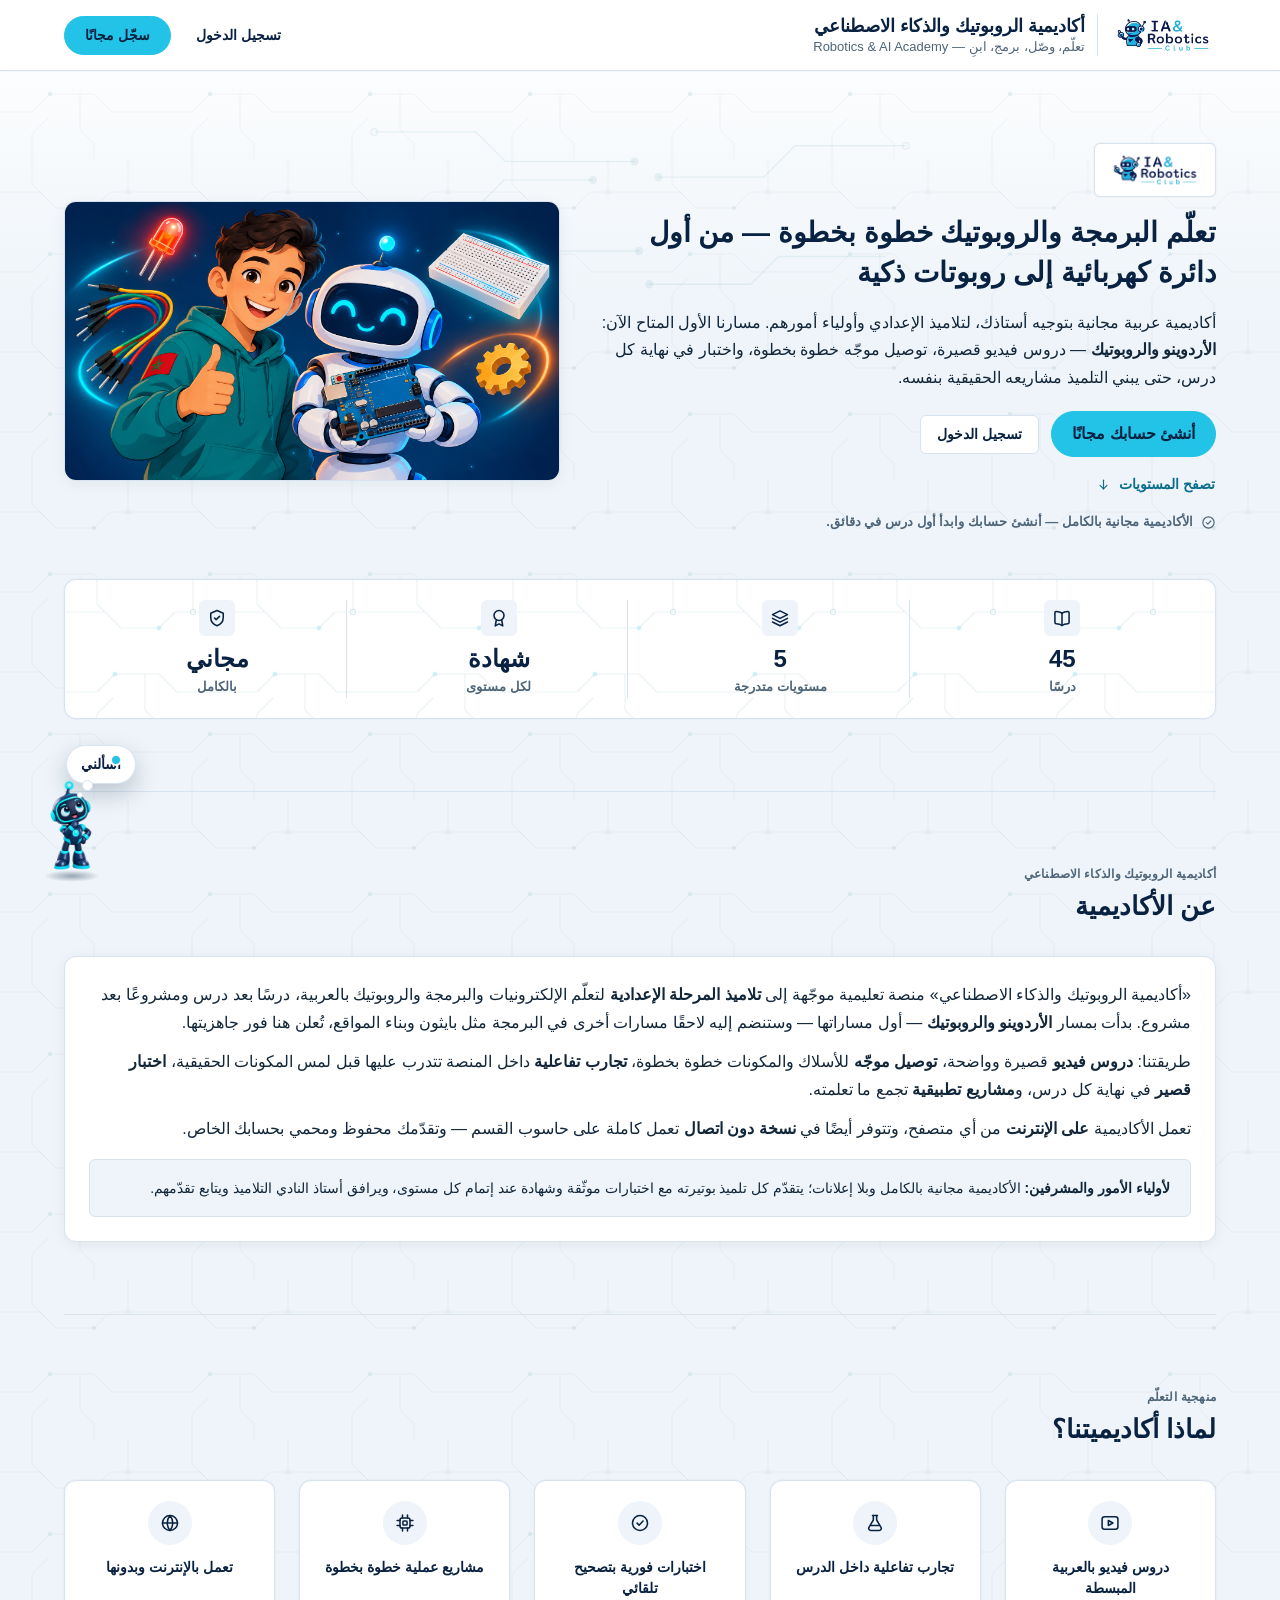
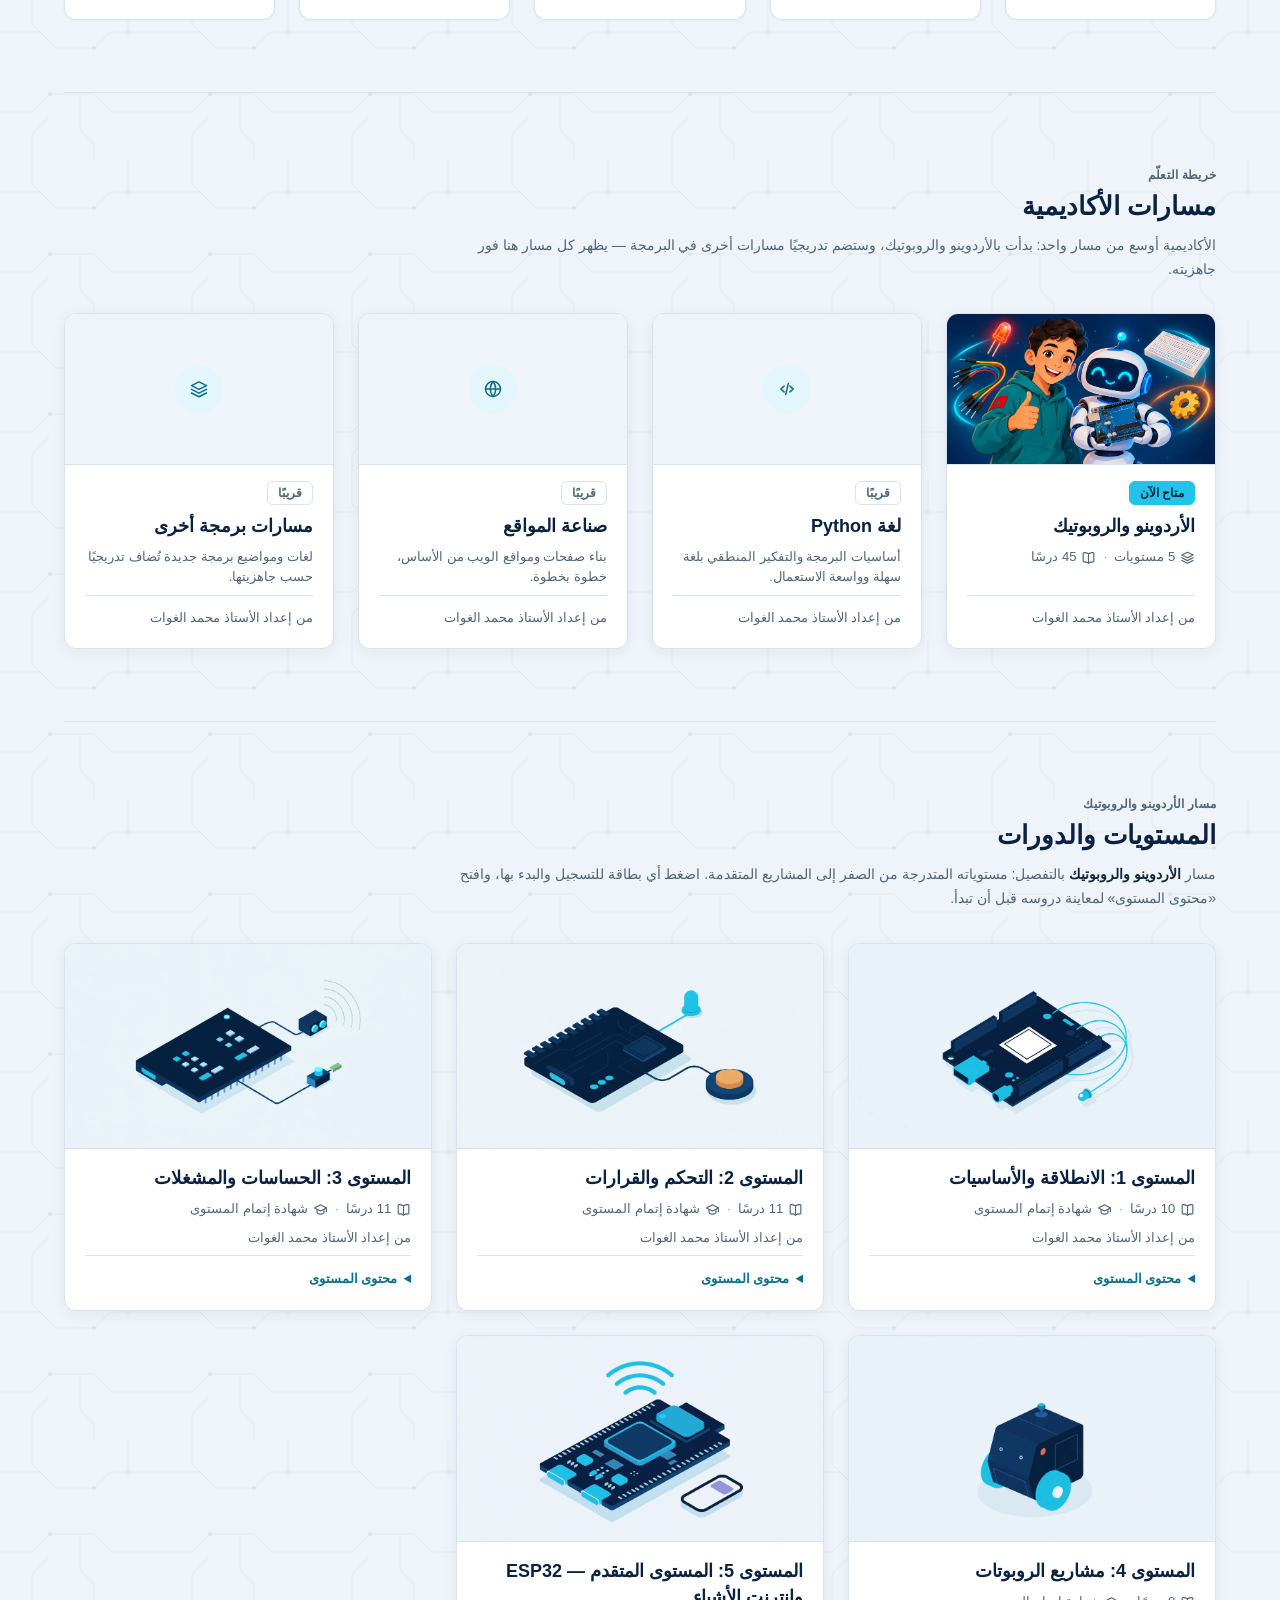
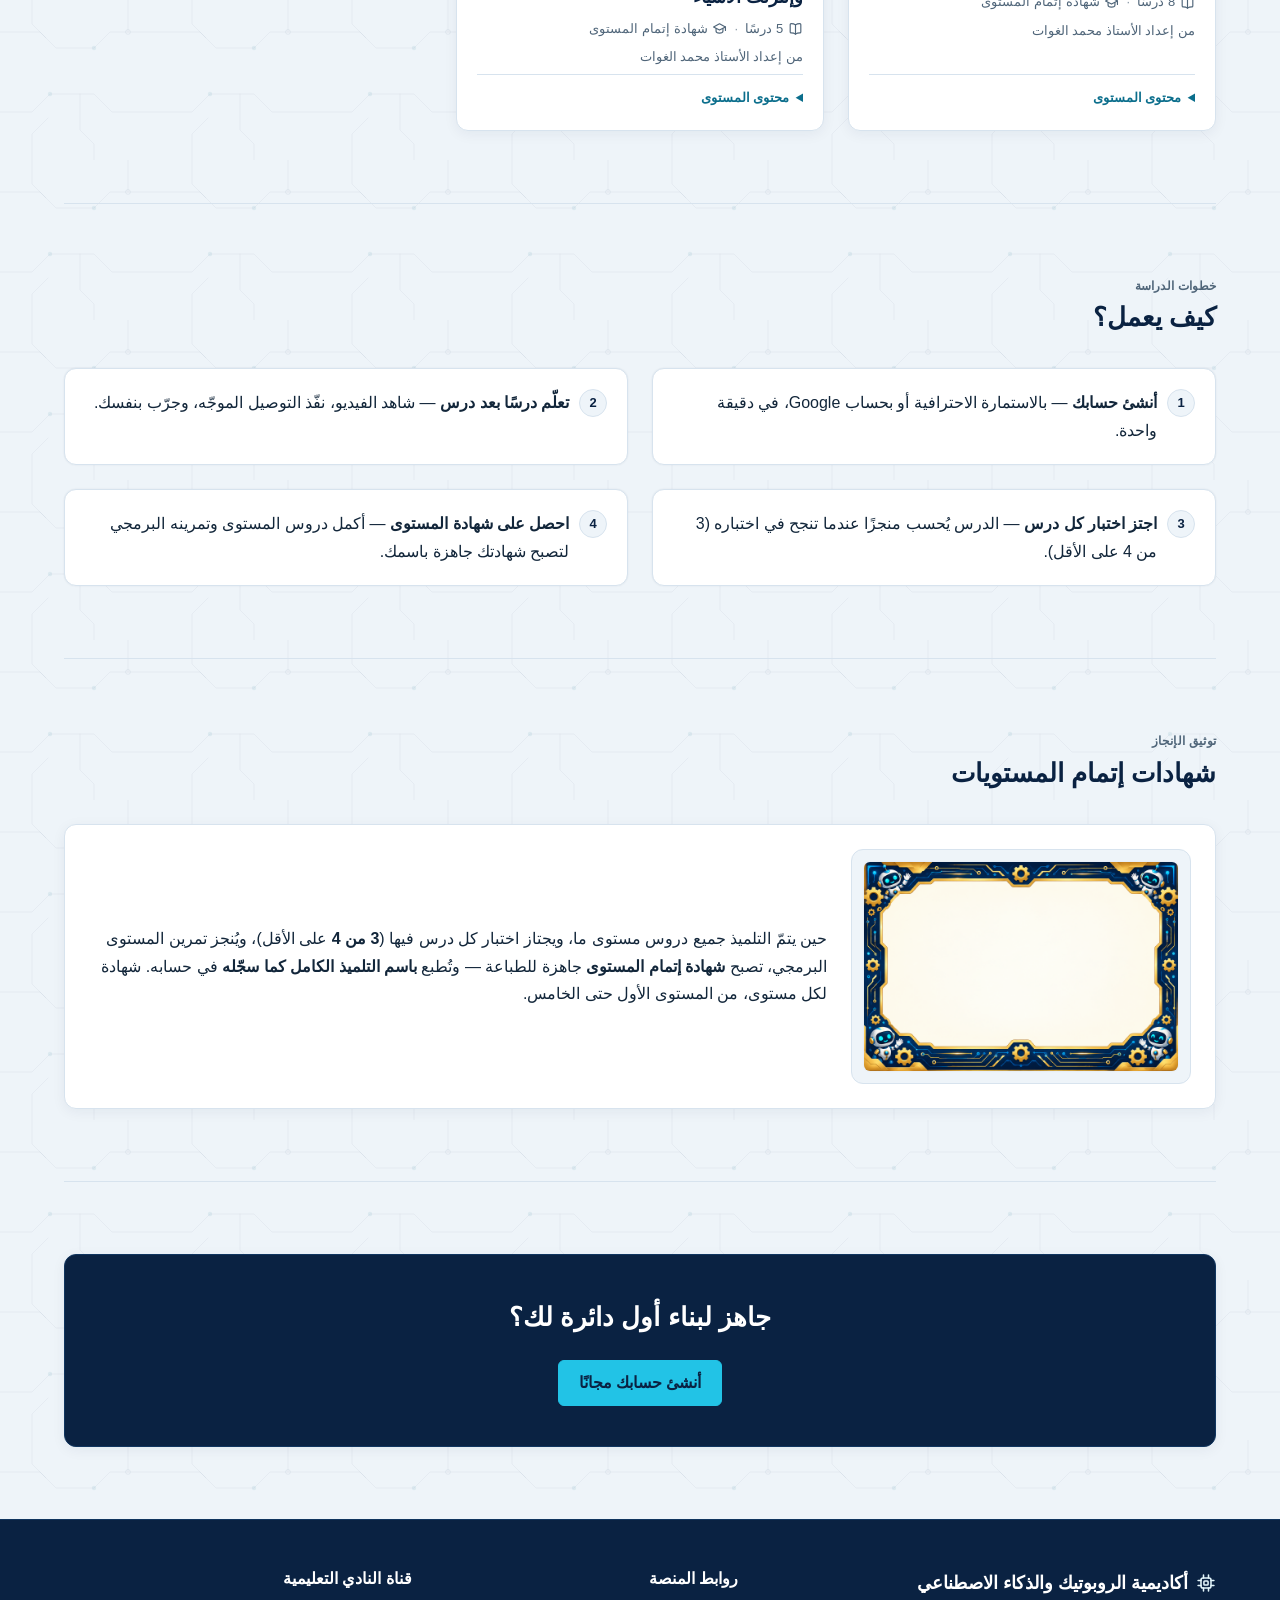
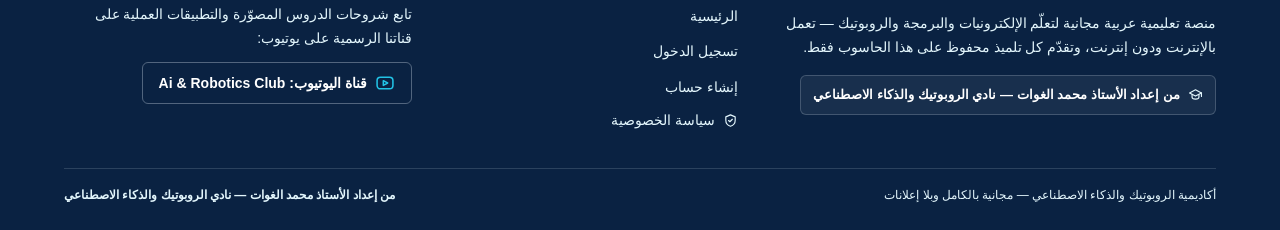
<file: index.html>
<!DOCTYPE html>
<html lang="ar" dir="rtl">
<head>
<meta charset="UTF-8">
<meta name="viewport" content="width=device-width, initial-scale=1.0">
<title>أكاديمية الروبوتيك والذكاء الاصطناعي — AI &amp; Robotics Club</title>
<link rel="icon" href="assets/club-avatar.png">
<link rel="stylesheet" href="style.css">
</head>
<body>
<svg id="academy-icon-sprite" class="svg-sprite" xmlns="http://www.w3.org/2000/svg" aria-hidden="true" focusable="false">
  <symbol id="ico-video" viewBox="0 0 24 24" fill="none" stroke="currentColor" stroke-width="1.85" stroke-linecap="round" stroke-linejoin="round">
    <rect x="2.5" y="4.5" width="19" height="15" rx="3"/>
    <polygon points="10 9 15.5 12 10 15 10 9"/>
  </symbol>
  <symbol id="ico-flask" viewBox="0 0 24 24" fill="none" stroke="currentColor" stroke-width="1.85" stroke-linecap="round" stroke-linejoin="round">
    <path d="M9 3h6"/>
    <path d="M10 3v5.4L4.8 17.2A2.5 2.5 0 0 0 7 21h10a2.5 2.5 0 0 0 2.2-3.8L14 8.4V3"/>
    <path d="M6.8 15h10.4"/>
  </symbol>
  <symbol id="ico-check-circle" viewBox="0 0 24 24" fill="none" stroke="currentColor" stroke-width="1.85" stroke-linecap="round" stroke-linejoin="round">
    <circle cx="12" cy="12" r="9"/>
    <path d="m8.5 12.2 2.4 2.4 4.8-5"/>
  </symbol>
  <symbol id="ico-cpu" viewBox="0 0 24 24" fill="none" stroke="currentColor" stroke-width="1.85" stroke-linecap="round" stroke-linejoin="round">
    <rect x="6" y="6" width="12" height="12" rx="2.5"/>
    <rect x="9.5" y="9.5" width="5" height="5" rx="1"/>
    <path d="M9 2.5v3.5M15 2.5v3.5M9 18v3.5M15 18v3.5M2.5 9H6M2.5 15H6M18 9h3.5M18 15h3.5"/>
  </symbol>
  <symbol id="ico-globe" viewBox="0 0 24 24" fill="none" stroke="currentColor" stroke-width="1.85" stroke-linecap="round" stroke-linejoin="round">
    <circle cx="12" cy="12" r="9"/>
    <path d="M3 12h18"/>
    <path d="M12 3a14 14 0 0 1 0 18 14 14 0 0 1 0-18Z"/>
  </symbol>
  <symbol id="ico-cap" viewBox="0 0 24 24" fill="none" stroke="currentColor" stroke-width="1.85" stroke-linecap="round" stroke-linejoin="round">
    <path d="M2.5 9.5 12 4.5l9.5 5-9.5 5-9.5-5Z"/>
    <path d="M6.5 12v4.5c0 1.7 2.5 3 5.5 3s5.5-1.3 5.5-3V12"/>
    <path d="M21.5 9.5V15"/>
  </symbol>
  <symbol id="ico-award" viewBox="0 0 24 24" fill="none" stroke="currentColor" stroke-width="1.85" stroke-linecap="round" stroke-linejoin="round">
    <circle cx="12" cy="9" r="6"/>
    <path d="m8.8 14.1-1.3 7.4 4.5-2.4 4.5 2.4-1.3-7.4"/>
  </symbol>
  <symbol id="ico-user" viewBox="0 0 24 24" fill="none" stroke="currentColor" stroke-width="1.85" stroke-linecap="round" stroke-linejoin="round">
    <circle cx="12" cy="8" r="3.8"/>
    <path d="M4.8 19.5a7.5 7.5 0 0 1 14.4 0"/>
  </symbol>
  <symbol id="ico-board" viewBox="0 0 24 24" fill="none" stroke="currentColor" stroke-width="1.85" stroke-linecap="round" stroke-linejoin="round">
    <rect x="5" y="4" width="14" height="17" rx="2.5"/>
    <path d="M9 4.5V3h6v1.5"/>
    <path d="M8.5 10h7M8.5 14h7M8.5 18h4.5"/>
  </symbol>
  <symbol id="ico-youtube" viewBox="0 0 24 24" fill="none" stroke="currentColor" stroke-width="1.85" stroke-linecap="round" stroke-linejoin="round">
    <rect x="2.5" y="5" width="19" height="14" rx="4"/>
    <polygon points="10 9.2 15.2 12 10 14.8 10 9.2"/>
  </symbol>
  <symbol id="ico-layers" viewBox="0 0 24 24" fill="none" stroke="currentColor" stroke-width="1.85" stroke-linecap="round" stroke-linejoin="round">
    <path d="M12 3.5 3 8l9 4.5L21 8l-9-4.5Z"/>
    <path d="m3 12.5 9 4.5 9-4.5"/>
    <path d="m3 16.8 9 4.5 9-4.5"/>
  </symbol>
  <symbol id="ico-book" viewBox="0 0 24 24" fill="none" stroke="currentColor" stroke-width="1.85" stroke-linecap="round" stroke-linejoin="round">
    <path d="M12 6.2c-1.8-1.4-4.3-2-7-2A1.5 1.5 0 0 0 3.5 5.7v11.8c0 .8.7 1.5 1.5 1.5 2.7 0 5.2.6 7 2 1.8-1.4 4.3-2 7-2 .8 0 1.5-.7 1.5-1.5V5.7c0-.8-.7-1.5-1.5-1.5-2.7 0-5.2.6-7 2Z"/>
    <path d="M12 6.2v14.8"/>
  </symbol>
  <symbol id="ico-code" viewBox="0 0 24 24" fill="none" stroke="currentColor" stroke-width="1.85" stroke-linecap="round" stroke-linejoin="round">
    <path d="m8.5 8.5-4 3.5 4 3.5"/>
    <path d="m15.5 8.5 4 3.5-4 3.5"/>
    <path d="m13.5 5.5-3 13"/>
  </symbol>
  <symbol id="ico-shield" viewBox="0 0 24 24" fill="none" stroke="currentColor" stroke-width="1.85" stroke-linecap="round" stroke-linejoin="round">
    <path d="M12 3 4.5 6.2v5.3c0 5 3.2 8.3 7.5 9.8 4.3-1.5 7.5-4.8 7.5-9.8V6.2L12 3Z"/>
    <path d="m9 12 2 2 4-4"/>
  </symbol>
  <symbol id="ico-arrow-down" viewBox="0 0 24 24" fill="none" stroke="currentColor" stroke-width="1.85" stroke-linecap="round" stroke-linejoin="round">
    <path d="M12 5v14"/>
    <path d="m6.5 13.5 5.5 5.5 5.5-5.5"/>
  </symbol>
  <symbol id="ico-key" viewBox="0 0 24 24" fill="none" stroke="currentColor" stroke-width="1.85" stroke-linecap="round" stroke-linejoin="round">
    <circle cx="8" cy="15" r="4.2"/>
    <path d="m11 12 8.5-8.5"/>
    <path d="m16 6.5 2.5 2.5M18.5 4 21 6.5"/>
  </symbol>
  <symbol id="ico-cloud" viewBox="0 0 24 24" fill="none" stroke="currentColor" stroke-width="1.85" stroke-linecap="round" stroke-linejoin="round">
    <path d="M6.8 18.5h10.7a4 4 0 0 0 .5-7.96A5.5 5.5 0 0 0 7.3 9.2 4.5 4.5 0 0 0 6.8 18.5Z"/>
  </symbol>
  <symbol id="ico-save" viewBox="0 0 24 24" fill="none" stroke="currentColor" stroke-width="1.85" stroke-linecap="round" stroke-linejoin="round">
    <path d="M6.5 4h9.7L19 6.8V19a1.5 1.5 0 0 1-1.5 1.5h-11A1.5 1.5 0 0 1 5 19V5.5A1.5 1.5 0 0 1 6.5 4Z"/>
    <path d="M8.5 4v5h7V4"/>
    <rect x="8" y="13" width="8" height="7.5" rx="1"/>
  </symbol>
  <symbol id="ico-bookmark" viewBox="0 0 24 24" fill="none" stroke="currentColor" stroke-width="1.85" stroke-linecap="round" stroke-linejoin="round">
    <path d="M6.5 4h11A1.5 1.5 0 0 1 19 5.5v15l-7-4.2-7 4.2v-15A1.5 1.5 0 0 1 6.5 4Z"/>
  </symbol>
  <symbol id="ico-printer" viewBox="0 0 24 24" fill="none" stroke="currentColor" stroke-width="1.85" stroke-linecap="round" stroke-linejoin="round">
    <path d="M7 8V4h10v4"/>
    <rect x="4" y="8" width="16" height="8.5" rx="2"/>
    <rect x="7" y="14" width="10" height="6" rx="1"/>
  </symbol>
  <symbol id="ico-upload" viewBox="0 0 24 24" fill="none" stroke="currentColor" stroke-width="1.85" stroke-linecap="round" stroke-linejoin="round">
    <path d="M12 15V4.5"/>
    <path d="m7.5 9 4.5-4.5L16.5 9"/>
    <path d="M4 15.5v2.5A2 2 0 0 0 6 20h12a2 2 0 0 0 2-2v-2.5"/>
  </symbol>
  <symbol id="ico-folder" viewBox="0 0 24 24" fill="none" stroke="currentColor" stroke-width="1.85" stroke-linecap="round" stroke-linejoin="round">
    <path d="M3.5 6.5A2 2 0 0 1 5.5 4.5h4.2l2 2.2h6.8a2 2 0 0 1 2 2v8.8a2 2 0 0 1-2 2h-13a2 2 0 0 1-2-2V6.5Z"/>
  </symbol>
  <symbol id="ico-target" viewBox="0 0 24 24" fill="none" stroke="currentColor" stroke-width="1.85" stroke-linecap="round" stroke-linejoin="round">
    <circle cx="12" cy="12" r="8.5"/>
    <circle cx="12" cy="12" r="4.5"/>
    <circle cx="12" cy="12" r="1.2"/>
  </symbol>
  <symbol id="ico-tools" viewBox="0 0 24 24" fill="none" stroke="currentColor" stroke-width="1.85" stroke-linecap="round" stroke-linejoin="round">
    <path d="M14.7 6.3a4.2 4.2 0 0 0-5.4 5.4l-5.3 5.3a1.6 1.6 0 0 0 2.3 2.3l5.3-5.3a4.2 4.2 0 0 0 5.4-5.4l-2.4 2.4-2.3-2.3 2.4-2.4Z"/>
  </symbol>
  <symbol id="ico-quiz" viewBox="0 0 24 24" fill="none" stroke="currentColor" stroke-width="1.85" stroke-linecap="round" stroke-linejoin="round">
    <rect x="4.5" y="3.5" width="15" height="17" rx="2.5"/>
    <path d="m8 9.2 1.4 1.4 2.6-2.6"/>
    <path d="M14 9.5h2.5"/>
    <path d="m8 14.7 1.4 1.4 2.6-2.6"/>
    <path d="M14 15h2.5"/>
  </symbol>
  <symbol id="ico-edit" viewBox="0 0 24 24" fill="none" stroke="currentColor" stroke-width="1.85" stroke-linecap="round" stroke-linejoin="round">
    <path d="M15.8 4.5a2.1 2.1 0 0 1 3 3L8.3 18l-4.3 1 1-4.3L15.8 4.5Z"/>
    <path d="m14 6.3 3 3"/>
  </symbol>
  <symbol id="ico-spark" viewBox="0 0 24 24" fill="none" stroke="currentColor" stroke-width="1.85" stroke-linecap="round" stroke-linejoin="round">
    <path d="m12 3 2.4 6.1L20.5 12l-6.1 2.4L12 20.5l-2.4-6.1L3.5 12l6.1-2.9L12 3Z"/>
  </symbol>
  <symbol id="ico-clock" viewBox="0 0 24 24" fill="none" stroke="currentColor" stroke-width="1.85" stroke-linecap="round" stroke-linejoin="round">
    <circle cx="12" cy="12" r="8.8"/>
    <path d="M12 7.5V12l3.2 2"/>
  </symbol>
</svg>
<div id="app">
  <noscript>
    <div style="padding:2rem;text-align:center;font-family:sans-serif">
      <h1>أكاديمية الروبوتيك والذكاء الاصطناعي</h1>
      <p>هذه المنصة تحتاج تفعيل JavaScript في المتصفح لتعمل.</p>
      <p>من إعداد الأستاذ محمد الغوات</p>
    </div>
  </noscript>
</div>
<script src="lessons-data.js"></script>
<script src="youtube-data.js"></script>
<script src="app.js"></script>
<link rel="stylesheet" href="chatbot.css">
<script src="chatbot.js"></script>
</body>
</html>
</file>
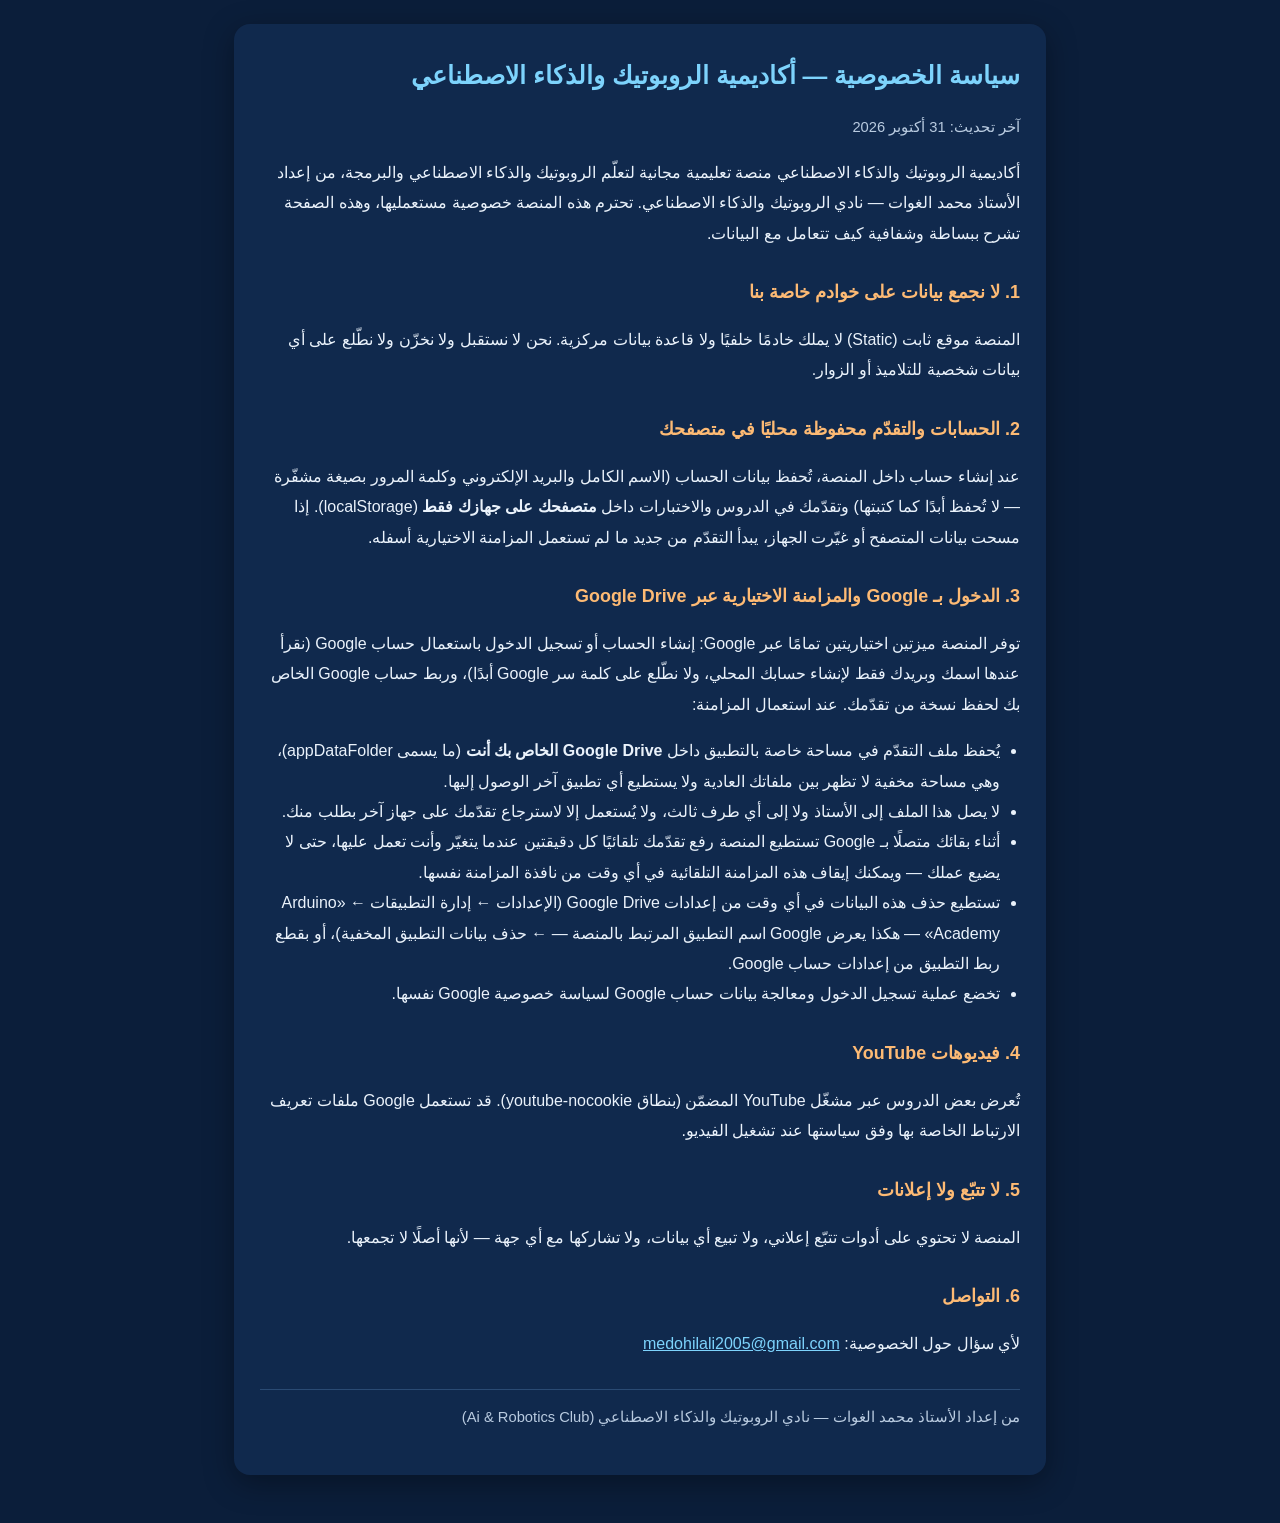
<file: privacy.html>
<!DOCTYPE html>
<html lang="ar" dir="rtl">
<head>
<meta charset="UTF-8">
<meta name="viewport" content="width=device-width, initial-scale=1.0">
<title>سياسة الخصوصية — أكاديمية الروبوتيك والذكاء الاصطناعي</title>
<style>
  body { font-family: "Segoe UI", Tahoma, Arial, sans-serif; background: #0B1E3A; color: #EAF2FB; margin: 0; padding: 24px 16px 48px; line-height: 1.9; }
  main { max-width: 760px; margin: 0 auto; background: #10294D; border-radius: 16px; padding: 28px 26px; box-shadow: 0 8px 30px rgba(0,0,0,.35); }
  h1 { font-size: 1.55rem; margin: 0 0 6px; color: #7DD3FC; }
  h2 { font-size: 1.12rem; margin: 26px 0 6px; color: #FDBA74; }
  p, li { font-size: 1rem; }
  ul { padding-right: 20px; }
  .meta { color: #B9CBE0; font-size: .92rem; margin-bottom: 10px; }
  a { color: #7DD3FC; }
  .credit { margin-top: 30px; border-top: 1px solid #2A4A73; padding-top: 14px; color: #B9CBE0; font-size: .92rem; }
</style>
</head>
<body>
<main>
  <h1>سياسة الخصوصية — أكاديمية الروبوتيك والذكاء الاصطناعي</h1>
  <p class="meta">آخر تحديث: 31 أكتوبر 2026</p>

  <p>أكاديمية الروبوتيك والذكاء الاصطناعي منصة تعليمية مجانية لتعلّم الروبوتيك والذكاء الاصطناعي والبرمجة،
  من إعداد الأستاذ محمد الغوات — نادي الروبوتيك والذكاء الاصطناعي.
  تحترم هذه المنصة خصوصية مستعمليها، وهذه الصفحة تشرح ببساطة وشفافية
  كيف تتعامل مع البيانات.</p>

  <h2>1. لا نجمع بيانات على خوادم خاصة بنا</h2>
  <p>المنصة موقع ثابت (Static) لا يملك خادمًا خلفيًا ولا قاعدة بيانات مركزية.
  نحن لا نستقبل ولا نخزّن ولا نطّلع على أي بيانات شخصية للتلاميذ أو الزوار.</p>

  <h2>2. الحسابات والتقدّم محفوظة محليًا في متصفحك</h2>
  <p>عند إنشاء حساب داخل المنصة، تُحفظ بيانات الحساب (الاسم الكامل والبريد
  الإلكتروني وكلمة المرور بصيغة مشفّرة — لا تُحفظ أبدًا كما كتبتها)
  وتقدّمك في الدروس والاختبارات داخل
  <strong>متصفحك على جهازك فقط</strong> (localStorage). إذا مسحت بيانات
  المتصفح أو غيّرت الجهاز، يبدأ التقدّم من جديد ما لم تستعمل المزامنة
  الاختيارية أسفله.</p>

  <h2>3. الدخول بـ Google والمزامنة الاختيارية عبر Google Drive</h2>
  <p>توفر المنصة ميزتين اختياريتين تمامًا عبر Google: إنشاء الحساب أو
  تسجيل الدخول باستعمال حساب Google (نقرأ عندها اسمك وبريدك فقط لإنشاء
  حسابك المحلي، ولا نطّلع على كلمة سر Google أبدًا)، وربط حساب Google
  الخاص بك لحفظ نسخة من تقدّمك. عند استعمال المزامنة:</p>
  <ul>
    <li>يُحفظ ملف التقدّم في مساحة خاصة بالتطبيق داخل <strong>Google Drive
    الخاص بك أنت</strong> (ما يسمى appDataFolder)، وهي مساحة مخفية لا تظهر
    بين ملفاتك العادية ولا يستطيع أي تطبيق آخر الوصول إليها.</li>
    <li>لا يصل هذا الملف إلى الأستاذ ولا إلى أي طرف ثالث، ولا يُستعمل إلا
    لاسترجاع تقدّمك على جهاز آخر بطلب منك.</li>
    <li>أثناء بقائك متصلًا بـ Google تستطيع المنصة رفع تقدّمك تلقائيًا
    كل دقيقتين عندما يتغيّر وأنت تعمل عليها، حتى لا يضيع عملك — ويمكنك
    إيقاف هذه المزامنة التلقائية في أي وقت من نافذة المزامنة نفسها.</li>
    <li>تستطيع حذف هذه البيانات في أي وقت من إعدادات Google Drive
    (الإعدادات ← إدارة التطبيقات ← «Arduino Academy» — هكذا يعرض Google
    اسم التطبيق المرتبط بالمنصة — ← حذف بيانات
    التطبيق المخفية)، أو بقطع ربط التطبيق من إعدادات حساب Google.</li>
    <li>تخضع عملية تسجيل الدخول ومعالجة بيانات حساب Google لسياسة
    خصوصية Google نفسها.</li>
  </ul>

  <h2>4. فيديوهات YouTube</h2>
  <p>تُعرض بعض الدروس عبر مشغّل YouTube المضمّن (بنطاق youtube-nocookie).
  قد تستعمل Google ملفات تعريف الارتباط الخاصة بها وفق سياستها عند
  تشغيل الفيديو.</p>

  <h2>5. لا تتبّع ولا إعلانات</h2>
  <p>المنصة لا تحتوي على أدوات تتبّع إعلاني، ولا تبيع أي بيانات، ولا
  تشاركها مع أي جهة — لأنها أصلًا لا تجمعها.</p>

  <h2>6. التواصل</h2>
  <p>لأي سؤال حول الخصوصية: <a href="mailto:medohilali2005@gmail.com">medohilali2005@gmail.com</a></p>

  <p class="credit">من إعداد الأستاذ محمد الغوات — نادي الروبوتيك والذكاء الاصطناعي (Ai &amp; Robotics Club)</p>
</main>
</body>
</html>
</file>
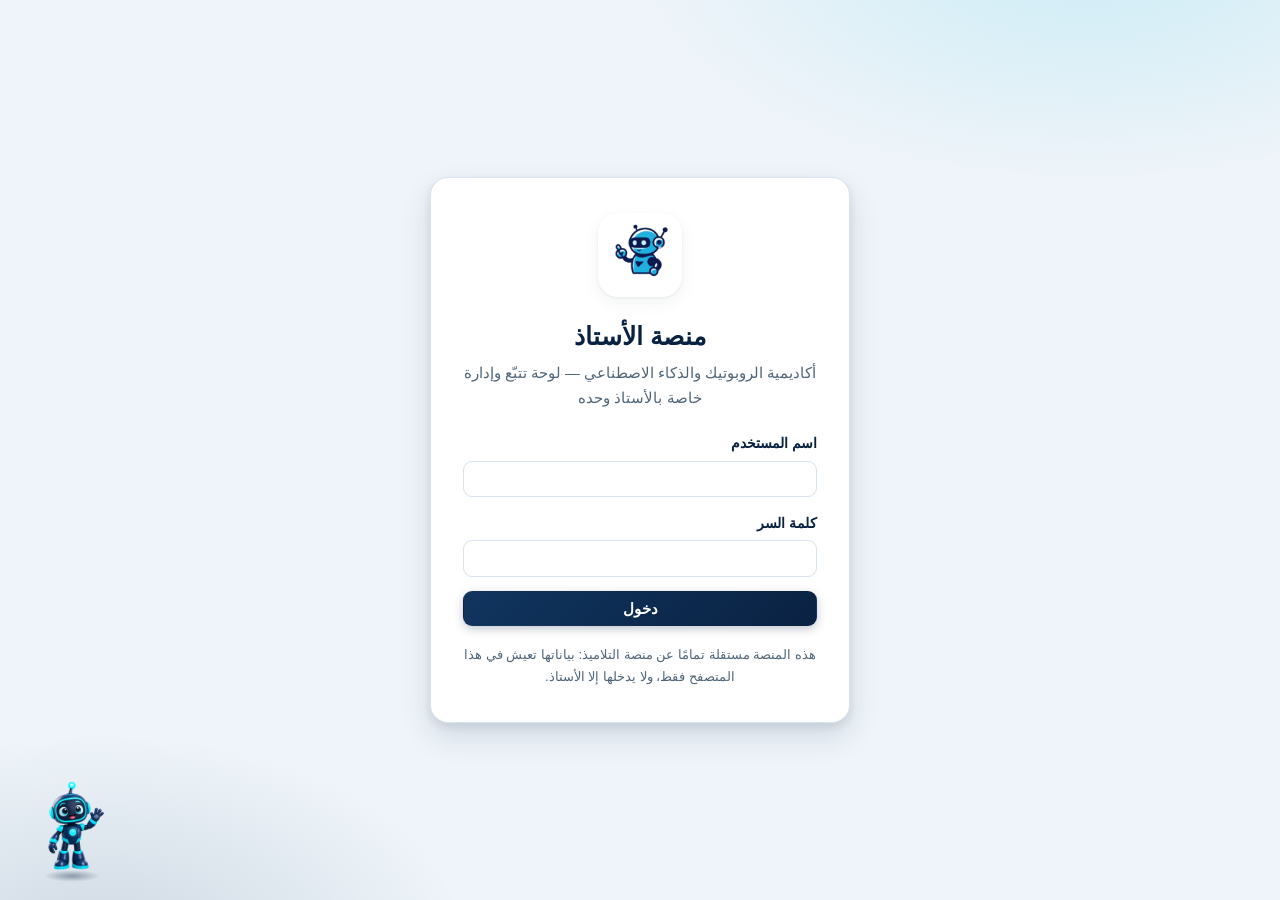
<file: teacher.html>
<!DOCTYPE html>
<html lang="ar" dir="rtl">
<head>
<meta charset="UTF-8">
<meta name="viewport" content="width=device-width, initial-scale=1.0">
<title>منصة الأستاذ — أكاديمية الروبوتيك والذكاء الاصطناعي</title>
<link rel="icon" href="assets/club-avatar.png">
<link rel="stylesheet" href="teacher.css">
</head>
<body>
<!-- ============================================================
     منصة الأستاذ المستقلة (قرار المالك 2026-10-31): صفحة قائمة
     بذاتها بدخول خاص وقاعدة بيانات محلية خاصة بها
     (teacherPlatformDB.v1) — لا رابط إليها من منصة التلاميذ،
     وتستورد النسخ الاحتياطية التي يصدّرها التلاميذ من منصتهم.
     ============================================================ -->

<!-- ---------- شاشة الدخول ---------- -->
<div id="login-view" class="login-view" hidden>
  <form class="login-card" id="login-form" autocomplete="off">
    <img class="login-logo" src="assets/club-avatar.png" alt="شعار نادي الروبوتيك والذكاء الاصطناعي">
    <h1>منصة الأستاذ</h1>
    <p class="login-sub">أكاديمية الروبوتيك والذكاء الاصطناعي — لوحة تتبّع وإدارة خاصة بالأستاذ وحده</p>
    <label>اسم المستخدم
      <input id="login-user" type="text" required autocomplete="username" dir="ltr">
    </label>
    <label>كلمة السر
      <input id="login-pass" type="password" required autocomplete="current-password" dir="ltr">
    </label>
    <p class="form-error" id="login-error" role="alert" hidden></p>
    <button class="btn btn-primary btn-wide" type="submit">دخول</button>
    <p class="login-note">هذه المنصة مستقلة تمامًا عن منصة التلاميذ: بياناتها تعيش في هذا المتصفح فقط، ولا يدخلها إلا الأستاذ.</p>
  </form>
</div>

<!-- ---------- هيكل المنصة ---------- -->
<div id="teacher-app" class="t-layout" hidden>
  <aside class="t-sidebar">
    <div class="t-brand">
      <img class="t-brand-logo" src="assets/club-avatar.png" alt="شعار نادي الروبوتيك والذكاء الاصطناعي">
      <div class="t-brand-text">
        <span class="t-brand-name">منصة الأستاذ</span>
        <span class="t-brand-sub">أكاديمية الروبوتيك والذكاء الاصطناعي</span>
      </div>
    </div>
    <nav class="t-nav" aria-label="أقسام منصة الأستاذ">
      <button class="t-nav-item" type="button" data-nav="dashboard"><span class="t-nav-ico" data-ico="grid"></span><span>لوحة القيادة</span></button>
      <button class="t-nav-item" type="button" data-nav="preview"><span class="t-nav-ico" data-ico="eye"></span><span>المعاينة</span></button>
      <button class="t-nav-item" type="button" data-nav="paths"><span class="t-nav-ico" data-ico="route"></span><span>تتبع المسارات</span></button>
      <button class="t-nav-item" type="button" data-nav="database"><span class="t-nav-ico" data-ico="db"></span><span>قاعدة البيانات</span></button>
      <button class="t-nav-item" type="button" data-nav="settings"><span class="t-nav-ico" data-ico="gear"></span><span>الإعدادات</span></button>
    </nav>
    <div class="t-sidebar-foot">
      <span class="t-side-stat" id="side-student-count"></span>
    </div>
  </aside>

  <div class="t-main">
    <header class="t-topbar">
      <div class="t-topbar-titles">
        <span class="t-topbar-title">أكاديمية الروبوتيك والذكاء الاصطناعي — منصة الأستاذ</span>
        <span class="t-topbar-view" id="topbar-view-name"></span>
      </div>
      <button class="btn btn-ghost btn-small" id="btn-logout" type="button"><span data-ico="logout"></span><span>تسجيل الخروج</span></button>
    </header>

    <main class="t-content" id="t-content">
      <section class="t-view" id="view-dashboard"></section>
      <section class="t-view" id="view-preview" hidden></section>
      <section class="t-view" id="view-paths" hidden></section>
      <section class="t-view" id="view-database" hidden></section>
      <section class="t-view" id="view-detail" hidden></section>
      <section class="t-view" id="view-settings" hidden></section>
    </main>
  </div>
</div>

<!-- ---------- نافذة إضافة/تعديل تلميذ ---------- -->
<div class="t-modal-backdrop" id="student-modal" hidden>
  <div class="t-modal" role="dialog" aria-modal="true" aria-labelledby="student-modal-title">
    <h2 id="student-modal-title">إضافة تلميذ</h2>
    <form id="student-form" autocomplete="off" novalidate>
      <div class="t-form-grid">
        <label>الاسم الشخصي<input id="sf-firstname" type="text" required maxlength="40" autocomplete="given-name"></label>
        <label>الاسم العائلي (النسب)<input id="sf-lastname" type="text" required maxlength="40" autocomplete="family-name"></label>
      </div>
      <label>البريد الإلكتروني<input id="sf-email" type="email" required maxlength="80" autocomplete="email" dir="ltr"></label>
      <div class="t-form-grid">
        <label>السنّ<input id="sf-age" type="number" min="8" max="25" step="1" inputmode="numeric" dir="ltr" placeholder="اختياري"></label>
        <label>المستوى الدراسي
          <select id="sf-level">
            <option value="">غير محدد (اختياري)</option>
            <option value="أولى إعدادي">أولى إعدادي</option>
            <option value="ثانية إعدادي">ثانية إعدادي</option>
            <option value="ثالثة إعدادي">ثالثة إعدادي</option>
          </select>
        </label>
      </div>
      <label>اسم المؤسسة<input id="sf-school" type="text" maxlength="80" placeholder="اختياري"></label>
      <p class="form-error" id="sf-error" role="alert" hidden></p>
      <div class="t-modal-actions">
        <button class="btn btn-primary" type="submit" id="sf-submit">حفظ التلميذ</button>
        <button class="btn btn-ghost" type="button" id="sf-cancel">إلغاء</button>
      </div>
      <p class="t-modal-note" id="sf-note">السجل اليدوي يُنشأ بتقدّم فارغ ويُعلَّم بمصدر «إضافة يدوية» — وعند استيراد نسخة التلميذ الاحتياطية لاحقًا يُحدَّث هذا السجل ببياناته الحقيقية.</p>
    </form>
  </div>
</div>

<script src="lessons-data.js"></script>
<script src="teacher.js"></script>
<link rel="stylesheet" href="chatbot.css">
<script src="chatbot.js"></script>
</body>
</html>
</file>
<file: style.css>
/* ============================================================
   أكاديمية الروبوتيك والذكاء الاصطناعي — نظام التصميم المصقول (Polish Pass)
   مبادئ الانضباط القياسي (Edraak Measured Restraint) على اللوحة المقفلة حصريًا:
   أبيض #FFFFFF + كحلي #0A2242/#10355F + سماوي #22C3E6/#0B6E8C
   + أسطح فاتحة #E3F6FC/#EEF4F9 + خط فاصل #D7E3EE + حبر #12263A/#4F6579
   ============================================================ */

:root {
  /* ---------- 1. اللوحة اللونية المقفلة ---------- */
  --color-white: #FFFFFF;
  --color-navy-700: #0A2242;
  --color-navy-600: #10355F;
  --color-cyan: #22C3E6;
  --color-cyan-dark: #0B6E8C;
  --color-cyan-soft: #E3F6FC;
  --color-bg: #EEF4F9;
  --color-line: #D7E3EE;
  --color-ink: #12263A;
  --color-muted: #4F6579;

  /* ألوان وظيفية للنجاح/الخطأ في الاستمارات والاختبارات فقط */
  --color-good: #14703C;
  --color-good-bg: rgba(20, 112, 60, 0.08);
  --color-good-line: rgba(20, 112, 60, 0.28);
  --color-bad: #B92C2C;
  --color-bad-bg: rgba(185, 44, 44, 0.08);
  --color-bad-line: rgba(185, 44, 44, 0.28);

  /* حدّ سماوي هادئ عند التحويم على البطاقات القابلة للنقر (مشتق من #22C3E6) */
  --border-hover-cyan: rgba(34, 195, 230, 0.58);

  /* متغيرات توافقية للطبقات المشتركة */
  --navy-700: var(--color-navy-700);
  --navy-600: var(--color-navy-600);
  --cyan: var(--color-cyan);
  --cyan-dark: var(--color-cyan-dark);
  --cyan-soft: var(--color-cyan-soft);
  --bg: var(--color-bg);
  --card: var(--color-white);
  --ink: var(--color-ink);
  --muted: var(--color-muted);
  --line: var(--color-line);
  --good: var(--color-good);
  --bad: var(--color-bad);

  /* ---------- 2. سلّم المسافات وإيقاع الأقسام ---------- */
  --space-1: 0.25rem;    /* 4px */
  --space-2: 0.5rem;     /* 8px */
  --space-3: 0.75rem;    /* 12px */
  --space-4: 1rem;       /* 16px */
  --space-5: 1.25rem;    /* 20px — حشوة بطاقات الدورات */
  --space-6: 1.5rem;     /* 24px — فجوة الشبكات الموحّدة */
  --space-8: 2rem;       /* 32px */
  --space-10: 2.5rem;    /* 40px */
  --space-12: 3rem;      /* 48px — إيقاع الأقسام على الجوال */
  --space-16: 4rem;      /* 64px */
  --space-18: 4.5rem;    /* 72px — إيقاع الأقسام على الحاسوب */
  --section-py: 72px;
  --grid-gutter: 24px;
  --container-max: 1200px;

  /* ---------- 3. سلّم الخطوط المنضبط (Controlled Typography) ---------- */
  --font-sans: "Noto Sans Arabic", "Tajawal", "Segoe UI", Tahoma, Arial, sans-serif;
  --font-mono: Consolas, "Courier New", monospace;
  --text-2xs: 0.75rem;   /* 12px — التسميات الصغيرة والشارات */
  --text-xs: 0.8125rem;  /* 13px — سطر البيانات الوصفية وسطر الإعداد */
  --text-sm: 0.875rem;   /* 14px — النصوص المساندة والأزرار الثانوية */
  --text-base: 1rem;     /* 16px — النص الأساسي */
  --text-md: 1.125rem;   /* 18px — عناوين البطاقات (18px/700) */
  --text-lg: 1.125rem;   /* 18px — موحّد مع عناوين البطاقات */
  --text-xl: 1.625rem;   /* 26px — عناوين الأقسام والصفحات (24–28px/800) */
  --text-2xl: 1.75rem;   /* 28px — العنوان الرئيسي للهيرو (24–28px/800) */
  --leading-tight: 1.38;
  --leading-snug: 1.5;
  --leading-body: 1.72;  /* ≥ 1.6 للنصوص العربية */

  /* ---------- 4. هندسة الزوايا الثنائية (Two-Radius Geometry) ---------- */
  --radius-control: 6px; /* عناصر التحكم: الأزرار والحقول والشارات */
  --radius-card: 12px;   /* الأسطح والبطاقات والنوافذ */
  --radius-xs: var(--radius-control);
  --radius-sm: var(--radius-control);
  --radius-md: var(--radius-card);
  --radius-lg: var(--radius-card);
  --radius-pill: 999px;  /* محجوز حصريًا لزر «سجّل مجانًا» وزر الهيرو الرئيسي */
  --radius: var(--radius-card);

  /* ---------- 5. الارتفاع الهادئ (Quiet Whisper Elevation) ---------- */
  --shadow-xs: 0 0 2px rgba(10, 34, 66, 0.08);
  --shadow-sm: 0 3px 14px rgba(10, 34, 66, 0.06);
  --shadow-md: 0 6px 20px rgba(10, 34, 66, 0.09);
  --shadow-lg: 0 12px 32px rgba(10, 34, 66, 0.12);
  --shadow: var(--shadow-sm);

  /* ---------- 6. الانتقالات الدقيقة (Micro-Transitions) ---------- */
  --transition-control: background-color 0.2s ease, color 0.2s ease, border-color 0.2s ease, box-shadow 0.2s ease, opacity 0.2s ease;
  --transition-card: border-color 0.22s ease, box-shadow 0.22s ease, background-color 0.22s ease;

  /* ---------- 7. أنماط الدوائر الإلكترونية الهادئة (SVG inline — ألوان اللوحة فقط) ---------- */
  --pattern-circuit-subtle: url("data:image/svg+xml,%3Csvg xmlns='http://www.w3.org/2000/svg' width='160' height='160' viewBox='0 0 160 160' fill='none'%3E%3Cpath d='M0 32h40l16 16h38M94 48l16-16h50M32 0v24l14 14M128 0v32M0 112h32l18-18h44l18 18h48M80 94v36l14 14v16M32 160v-26l16-16' stroke='%2310355F' stroke-opacity='0.045' stroke-width='1' stroke-linecap='round' stroke-linejoin='round'/%3E%3Ccircle cx='94' cy='48' r='2.2' fill='%230B6E8C' fill-opacity='0.08'/%3E%3Ccircle cx='50' cy='94' r='2.2' fill='%230B6E8C' fill-opacity='0.08'/%3E%3Ccircle cx='128' cy='32' r='2.4' stroke='%2310355F' stroke-opacity='0.06' stroke-width='1'/%3E%3C/svg%3E");
  --pattern-circuit-hero: url("data:image/svg+xml,%3Csvg xmlns='http://www.w3.org/2000/svg' width='160' height='160' viewBox='0 0 160 160' fill='none'%3E%3Cpath d='M0 32h40l16 16h38M94 48l16-16h50M32 0v24l14 14M128 0v32M0 112h32l18-18h44l18 18h48M80 94v36l14 14v16M32 160v-26l16-16' stroke='%230B6E8C' stroke-opacity='0.085' stroke-width='1.15' stroke-linecap='round' stroke-linejoin='round'/%3E%3Ccircle cx='94' cy='48' r='2.5' fill='%2322C3E6' fill-opacity='0.18'/%3E%3Ccircle cx='50' cy='94' r='2.5' fill='%2322C3E6' fill-opacity='0.18'/%3E%3Ccircle cx='128' cy='32' r='2.6' stroke='%230B6E8C' stroke-opacity='0.12' stroke-width='1.15'/%3E%3C/svg%3E");
}

/* ---------- الأساسيات ---------- */
*, *::before, *::after {
  box-sizing: border-box;
}
html {
  scroll-behavior: smooth;
}
body {
  margin: 0;
  min-height: 100vh;
  background-color: var(--color-bg);
  background-image:
    var(--pattern-circuit-subtle),
    linear-gradient(180deg, var(--color-white) 0%, var(--color-bg) 320px, var(--color-bg) 100%);
  color: var(--color-ink);
  font-family: var(--font-sans);
  font-size: var(--text-base);
  line-height: var(--leading-body);
  -webkit-font-smoothing: antialiased;
}
#app {
  min-height: 100vh;
  display: flex;
  flex-direction: column;
}
a {
  color: var(--color-cyan-dark);
  text-decoration: none;
  transition: color 0.2s ease, opacity 0.2s ease;
}
a:hover {
  color: var(--color-navy-700);
  text-decoration: underline;
}
:focus-visible {
  outline: 2px solid var(--color-cyan-dark);
  outline-offset: 2px;
}
h1[tabindex="-1"]:focus,
main[tabindex="-1"]:focus {
  outline: none;
}
h1, h2, h3 {
  color: var(--color-navy-700);
  line-height: var(--leading-tight);
  margin-top: 0;
}
p {
  margin: 0 0 var(--space-3);
}
p:last-child {
  margin-bottom: 0;
}
.muted {
  color: var(--color-muted);
}
.small {
  font-size: var(--text-sm);
}

/* ---------- نظام الأيقونات الموحّد (Inline SVG Symbols) ---------- */
.svg-sprite {
  position: absolute;
  width: 0;
  height: 0;
  overflow: hidden;
  pointer-events: none;
}
.icon {
  display: inline-block;
  width: 20px;
  height: 20px;
  flex: 0 0 auto;
  vertical-align: -0.2em;
  stroke: currentColor;
  fill: none;
}
.icon-sm {
  width: 15px;
  height: 15px;
  vertical-align: -0.16em;
}
.icon-md {
  width: 20px;
  height: 20px;
}
.icon-lg {
  width: 24px;
  height: 24px;
}
.inline-icon-link,
.inline-icon-row,
.inline-icon-badge {
  display: inline-flex;
  align-items: center;
  gap: var(--space-2);
}
.status-ok {
  display: inline-flex;
  align-items: center;
  gap: var(--space-1);
  color: var(--color-good);
  font-weight: 700;
}

/* ---------- رابط تجاوز الترويسة ---------- */
.skip-link {
  position: absolute;
  inset-inline-start: var(--space-4);
  top: -120px;
  z-index: 100;
  background-color: var(--color-navy-700);
  color: var(--color-white);
  font-size: var(--text-sm);
  font-weight: 700;
  padding: 10px 20px;
  border-radius: 0 0 var(--radius-control) var(--radius-control);
  box-shadow: var(--shadow-sm);
  transition: top 0.2s ease, background-color 0.2s ease;
}
.skip-link:focus,
.skip-link:focus-visible {
  top: 0;
  color: var(--color-white);
  text-decoration: none;
  outline: 2px solid var(--color-cyan);
  outline-offset: 2px;
}

/* ---------- الشريط العلوي الأبيض النظيف (MOOC Sticky Header) ---------- */
.site-header {
  position: sticky;
  top: 0;
  z-index: 50;
  background-color: var(--color-white);
  border-bottom: 1px solid var(--color-line);
  box-shadow: var(--shadow-xs);
}
.header-inner {
  max-width: var(--container-max);
  margin: 0 auto;
  padding: var(--space-3) var(--space-6);
  min-height: 70px;
  display: flex;
  align-items: center;
  justify-content: space-between;
  gap: var(--space-4);
  flex-wrap: wrap;
}
.brand {
  display: flex;
  align-items: center;
  gap: var(--space-3);
  color: var(--color-navy-700);
  min-width: 0;
  transition: opacity 0.2s ease;
}
.brand:hover {
  text-decoration: none;
  color: var(--color-navy-700);
  opacity: 0.88;
}
.brand-logo {
  height: 44px;
  width: auto;
  max-width: 128px;
  object-fit: contain;
  display: block;
  flex-shrink: 0;
}
.brand-text {
  min-width: 0;
  border-inline-start: 1px solid var(--color-line);
  padding-inline-start: var(--space-3);
}
.brand-name {
  display: block;
  font-size: var(--text-md);
  font-weight: 700;
  color: var(--color-navy-700);
  line-height: 1.35;
}
.brand-sub {
  display: block;
  font-size: var(--text-xs);
  color: var(--color-muted);
  direction: ltr;
  text-align: right;
  line-height: 1.4;
}
.user-box {
  display: flex;
  align-items: center;
  gap: var(--space-2);
  flex-wrap: wrap;
}
.header-sep {
  width: 1px;
  height: 20px;
  background-color: var(--color-line);
  margin-inline: var(--space-1);
}
.user-name {
  display: inline-flex;
  align-items: center;
  gap: 0.4rem;
  background-color: var(--color-bg);
  color: var(--color-navy-700);
  border: 1px solid var(--color-line);
  border-radius: var(--radius-control);
  padding: 6px 12px;
  font-size: var(--text-sm);
  font-weight: 700;
}
.user-name .icon {
  color: var(--color-muted);
}
/* أيقونة حساب التلميذ في الترويسة + وجوه الحساب (صورة أو حرف أول) */
.account-chip {
  display: inline-flex;
  align-items: center;
  justify-content: center;
  border-radius: 50%;
  text-decoration: none;
  transition: var(--transition-control);
}
.account-chip:hover {
  box-shadow: 0 0 0 3px var(--border-hover-cyan);
}
.avatar {
  display: inline-flex;
  align-items: center;
  justify-content: center;
  width: 34px;
  height: 34px;
  border-radius: 50%;
  flex: none;
  object-fit: cover;
}
.avatar-letter {
  background-color: var(--color-navy-600);
  color: var(--color-white);
  border: 2px solid var(--color-cyan);
  font-weight: 800;
  font-size: var(--text-base);
  line-height: 1;
}
.avatar-img {
  border: 2px solid var(--color-cyan);
  background-color: var(--color-bg);
}
.avatar-lg {
  width: 52px;
  height: 52px;
  font-size: 1.35rem;
}
.avatar-xl {
  width: 84px;
  height: 84px;
  font-size: 2rem;
}

/* ---------- نظام الأزرار الكامل (Full State System + Compact Rhythm) ---------- */
.btn,
.btn-textlink,
.header-nav-link {
  display: inline-flex;
  align-items: center;
  justify-content: center;
  gap: var(--space-2);
  border: 1px solid transparent;
  border-radius: var(--radius-control);
  font-family: inherit;
  line-height: var(--leading-snug);
  cursor: pointer;
  text-decoration: none;
  box-shadow: none;
  transition: var(--transition-control);
}
.btn {
  padding: 10px 20px;
  font-size: var(--text-base);
  font-weight: 700;
}
.btn:hover,
.btn-textlink:hover,
.header-nav-link:hover {
  text-decoration: none;
}
.btn:focus-visible,
.btn-textlink:focus-visible,
.header-nav-link:focus-visible,
.btn-google:focus-visible,
.landing-browse:focus-visible {
  outline: 2px solid var(--color-cyan-dark);
  outline-offset: 2px;
}
.btn:disabled,
.btn[disabled],
.btn[aria-disabled="true"],
.btn-textlink:disabled,
.btn-textlink[disabled],
.btn-textlink[aria-disabled="true"],
.header-nav-link[aria-disabled="true"],
.btn-google:disabled,
.btn-google[disabled],
.landing-browse:disabled,
.landing-browse[disabled] {
  opacity: 0.65;
  cursor: not-allowed;
  box-shadow: none;
}

/* الزر الرئيسي: سماوي #22C3E6، والتحويم درجة أغمق من اللون نفسه #0B6E8C بلا توهّج */
.btn-primary {
  background-color: var(--color-cyan);
  color: var(--color-navy-700);
  border-color: var(--color-cyan);
  padding: 10px 20px;
}
.btn-primary:hover:not(:disabled):not([disabled]) {
  background-color: var(--color-cyan-dark);
  border-color: var(--color-cyan-dark);
  color: var(--color-white);
}
.btn-primary:active:not(:disabled):not([disabled]) {
  background-color: var(--color-cyan-dark);
  border-color: var(--color-cyan-dark);
  color: var(--color-white);
  box-shadow: inset 0 2px 4px rgba(10, 34, 66, 0.24);
}

/* الزر الثانوي: حشوة 8px 16px، حدّ 1px هادئ */
.btn-ghost {
  background-color: var(--color-white);
  color: var(--color-navy-700);
  border-color: var(--color-line);
  padding: 8px 16px;
  font-size: var(--text-sm);
  font-weight: 700;
}
.btn-ghost:hover:not(:disabled):not([disabled]) {
  background-color: var(--color-bg);
  border-color: var(--color-cyan-dark);
  color: var(--color-navy-700);
}
.btn-ghost:active:not(:disabled):not([disabled]) {
  background-color: var(--color-cyan-soft);
  border-color: var(--color-cyan-dark);
  color: var(--color-navy-700);
  box-shadow: inset 0 2px 4px rgba(10, 34, 66, 0.14);
}

/* روابط الأزرار في الترويسة */
.btn-textlink {
  background-color: transparent;
  color: var(--color-navy-700);
  padding: 8px 16px;
  font-size: var(--text-sm);
  font-weight: 700;
}
.btn-textlink:hover:not(:disabled):not([disabled]) {
  background-color: var(--color-bg);
  color: var(--color-cyan-dark);
}
.btn-textlink:active:not(:disabled):not([disabled]) {
  background-color: var(--color-cyan-soft);
  color: var(--color-cyan-dark);
  box-shadow: inset 0 1px 3px rgba(10, 34, 66, 0.12);
}

.header-nav-link {
  background-color: transparent;
  color: var(--color-muted);
  padding: 8px 14px;
  font-size: var(--text-sm);
  font-weight: 700;
}
.header-nav-link:hover {
  background-color: var(--color-bg);
  color: var(--color-navy-700);
}
.header-nav-link:active {
  background-color: var(--color-cyan-soft);
  color: var(--color-navy-700);
  box-shadow: inset 0 1px 3px rgba(10, 34, 66, 0.12);
}

/* شكل الكبسولة (Pill) محجوز حصريًا لزر «سجّل مجانًا» وزر الهيرو الرئيسي */
.btn-pill {
  border-radius: var(--radius-pill);
}
.btn-signup {
  padding: 8px 20px;
  font-size: var(--text-sm);
}
.btn-small {
  padding: 6px 14px;
  font-size: var(--text-sm);
}
.btn-lg {
  padding: 10px 20px;
  font-size: var(--text-base);
}
.btn-wide {
  width: 100%;
}

/* ---------- التخطيط العام ونظام البطاقات الهادئ ---------- */
.page {
  flex: 1;
  width: 100%;
  max-width: var(--container-max);
  margin: 0 auto;
  padding: var(--space-8) var(--space-6) var(--section-py);
}
.page.page-landing {
  padding-top: 0;
  padding-bottom: 0;
}
.page-title {
  display: flex;
  align-items: center;
  gap: var(--space-2);
  font-size: var(--text-xl);
  font-weight: 800;
  color: var(--color-navy-700);
  line-height: var(--leading-tight);
  margin: var(--space-2) 0 var(--space-4);
}
.page-title .icon {
  color: var(--color-navy-700);
}
.crumbs {
  color: var(--color-muted);
  font-size: var(--text-sm);
  font-weight: 600;
  margin: 0 0 var(--space-3);
}
.card {
  background-color: var(--color-white);
  border: 1px solid var(--color-line);
  border-radius: var(--radius-card);
  box-shadow: var(--shadow-sm);
  padding: var(--space-6);
  margin: var(--space-6) 0;
}
.card h2 {
  display: flex;
  align-items: center;
  gap: var(--space-2);
  margin: 0 0 var(--space-3);
  color: var(--color-navy-700);
  font-size: var(--text-md);
  font-weight: 700;
}
.card h2 .icon {
  color: var(--color-navy-700);
}

/* ---------- صفحة الاستقبال العامة: إيقاع الأقسام الموحّد (72px / 48px) ---------- */
.landing-section {
  padding-block: var(--section-py);
  border-bottom: 1px solid var(--color-line);
  margin: 0;
}
.landing-section:last-child {
  border-bottom: none;
}
.landing-section > .card {
  margin: 0;
}

/* نمط عناوين الأقسام الموحّد: تسمية علوية 12px خافتة + عنوان 26px/800 + مقدمة اختيارية */
.section-head {
  margin-bottom: var(--space-8);
}
.section-overline {
  display: block;
  font-size: var(--text-2xs);
  font-weight: 700;
  color: var(--color-muted);
  letter-spacing: 0.02em;
  margin: 0 0 var(--space-1);
}
.section-head .page-title {
  margin: 0;
  padding: 0;
}
.landing-track-note,
.landing-tracks-intro {
  color: var(--color-muted);
  font-size: var(--text-sm);
  line-height: var(--leading-body);
  max-width: 760px;
  margin: var(--space-2) 0 0;
}
.landing-track-note strong {
  color: var(--color-ink);
}

/* القسم الافتتاحي (Hero) */
.landing-hero {
  position: relative;
}
.hero-circuit-ornament {
  position: absolute;
  inset-inline: 0;
  top: var(--space-6);
  width: 100%;
  height: 240px;
  color: rgba(11, 110, 140, 0.075);
  pointer-events: none;
  z-index: 0;
}
.landing-hero-grid {
  position: relative;
  z-index: 1;
  display: grid;
  grid-template-columns: 1.12fr 0.88fr;
  gap: var(--grid-gutter);
  align-items: center;
}
.landing-hero-copy {
  text-align: right;
}
.landing-logo-wrap {
  display: inline-flex;
  align-items: center;
  background-color: var(--color-white);
  border: 1px solid var(--color-line);
  border-radius: var(--radius-control);
  padding: 6px 12px;
  box-shadow: var(--shadow-xs);
  margin-bottom: var(--space-4);
}
.landing-logo {
  display: block;
  height: 40px;
  width: auto;
  max-width: 160px;
  object-fit: contain;
}
.landing-hero h1 {
  color: var(--color-navy-700);
  font-size: var(--text-2xl);
  font-weight: 800;
  line-height: 1.42;
  margin: 0 0 var(--space-4);
}
.landing-promise {
  color: var(--color-ink);
  font-size: var(--text-base);
  line-height: var(--leading-body);
  margin: 0 0 var(--space-5);
}
.landing-ctas {
  display: flex;
  gap: var(--space-3);
  align-items: center;
  flex-wrap: wrap;
  margin: 0 0 var(--space-3);
}
.landing-browse-row {
  margin: 0 0 var(--space-3);
}
.landing-browse {
  display: inline-flex;
  align-items: center;
  gap: var(--space-2);
  background-color: transparent;
  border: 1px solid transparent;
  border-radius: var(--radius-control);
  cursor: pointer;
  font-family: inherit;
  color: var(--color-cyan-dark);
  font-weight: 700;
  font-size: var(--text-sm);
  padding: 6px 10px;
  margin-inline-start: -10px;
  transition: var(--transition-control);
}
.landing-browse:hover:not(:disabled) {
  background-color: var(--color-cyan-soft);
  color: var(--color-cyan-dark);
  text-decoration: none;
}
.landing-browse:active:not(:disabled) {
  background-color: var(--color-cyan-soft);
  box-shadow: inset 0 1px 3px rgba(10, 34, 66, 0.12);
}
.landing-free {
  display: inline-flex;
  align-items: center;
  gap: var(--space-2);
  color: var(--color-muted);
  font-size: var(--text-xs);
  font-weight: 600;
  margin: 0;
}
.landing-free .icon {
  color: var(--color-muted);
}
.landing-hero-visual {
  display: flex;
  justify-content: center;
}
.landing-hero-frame {
  width: 100%;
  background-color: var(--color-white);
  border-radius: var(--radius-card);
  border: 1px solid var(--color-line);
  box-shadow: var(--shadow-sm);
  overflow: hidden;
}
.landing-hero-art {
  display: block;
  width: 100%;
  aspect-ratio: 16 / 9;
  object-fit: cover;
}

/* شريط الإحصاءات في الهيرو (4 أعمدة بفجوة 24px موحّدة) */
.landing-stats {
  position: relative;
  z-index: 1;
  display: grid;
  grid-template-columns: repeat(4, 1fr);
  gap: var(--grid-gutter);
  margin-top: var(--space-10);
  padding: var(--space-5) var(--space-6);
  background-color: var(--color-white);
  background-image: var(--pattern-circuit-hero);
  border: 1px solid var(--color-line);
  border-radius: var(--radius-card);
  box-shadow: var(--shadow-xs);
}
.landing-stat {
  display: flex;
  flex-direction: column;
  align-items: center;
  text-align: center;
  padding-inline: var(--space-2);
  border-inline-start: 1px solid var(--color-line);
}
.landing-stat:first-child {
  border-inline-start: none;
}
.landing-stat-icon {
  display: inline-flex;
  align-items: center;
  justify-content: center;
  width: 36px;
  height: 36px;
  border-radius: var(--radius-control);
  background-color: var(--color-bg);
  color: var(--color-navy-700);
  margin-bottom: var(--space-2);
}
.landing-stat-num {
  font-size: 1.5rem; /* 24px — ضمن نطاق عناوين الأقسام 24–28px/800 */
  font-weight: 800;
  color: var(--color-navy-700);
  line-height: 1.25;
}
.landing-stat-label {
  color: var(--color-muted);
  font-weight: 600;
  font-size: var(--text-xs);
  margin-top: 2px;
}

/* قسم عن الأكاديمية */
.about-parents-callout {
  background-color: var(--color-bg);
  border: 1px solid var(--color-line);
  border-radius: var(--radius-control);
  padding: var(--space-4) var(--space-5);
  margin-top: var(--space-4);
  color: var(--color-ink);
  font-size: var(--text-sm);
}

/* قسم «لماذا أكاديميتنا؟» — بطاقات بيضاء مسطّحة هادئة بلا شريط علوي */
.landing-features {
  display: grid;
  grid-template-columns: repeat(5, 1fr);
  gap: var(--grid-gutter);
}
.landing-feature {
  background-color: var(--color-white);
  border: 1px solid var(--color-line);
  border-radius: var(--radius-card);
  box-shadow: var(--shadow-xs);
  padding: var(--space-5);
  display: flex;
  flex-direction: column;
  align-items: center;
  gap: var(--space-3);
  text-align: center;
}
.landing-feature-icon {
  width: 44px;
  height: 44px;
  border-radius: 50%;
  background-color: var(--color-bg);
  color: var(--color-navy-700);
  display: inline-flex;
  align-items: center;
  justify-content: center;
}
.landing-feature-label {
  font-weight: 700;
  font-size: var(--text-sm);
  color: var(--color-navy-700);
  line-height: var(--leading-snug);
}

/* ============================================================
   PRIORITY — بطاقات المسارات والمستويات (Calm MOOC Card Anatomy)
   سطح أبيض، حدّ 1px، ظلّ همسي، نصف قطر 12px، حشوة 20px، ارتفاع متساوٍ،
   غلاف 16/9 بلا طبقات أو زخارف، عنوان 18px/700 (بحد أقصى سطرين)،
   سطر بيانات واحد 13px خافت، وسطر إعداد 13px خافت بلا شارات زائدة.
   ============================================================ */
.landing-track-grid {
  display: grid;
  grid-template-columns: repeat(4, 1fr);
  gap: var(--grid-gutter);
  align-items: stretch;
}
.landing-level-grid,
.level-grid {
  display: grid;
  grid-template-columns: repeat(3, 1fr);
  gap: var(--grid-gutter);
  align-items: stretch;
}

.landing-level-card,
.landing-track-card,
.level-card {
  background-color: var(--color-white);
  border: 1px solid var(--color-line);
  border-radius: var(--radius-card);
  box-shadow: var(--shadow-sm);
  padding: var(--space-5); /* 20px */
  overflow: hidden;
  display: flex;
  flex-direction: column;
  gap: var(--space-2);
  height: 100%;
  color: var(--color-ink);
  transition: var(--transition-card);
}

.landing-level-card,
.landing-track-card.is-live,
.level-card {
  cursor: pointer;
}

/* تحويم هادئ: ظلّ أنعم قليلًا + حدّ مائل للسماوي — بلا رفع عمودي ولا تكبير ولا توهّج */
.landing-level-card:hover,
.landing-track-card.is-live:hover,
.level-card:hover {
  text-decoration: none;
  color: var(--color-ink);
  border-color: var(--border-hover-cyan);
  box-shadow: var(--shadow-md);
}
.landing-level-card:focus-visible,
.landing-track-card.is-live:focus-visible,
.level-card:focus-visible {
  outline: 2px solid var(--color-cyan-dark);
  outline-offset: 2px;
}

/* منطقة الغلاف 16/9: ممتدة لحواف البطاقة العلوية دون أي تراكب أو تدرج أو تكبير */
.landing-cover-wrap,
.track-cover-wrap {
  width: calc(100% + 40px);
  max-width: none;
  margin-top: calc(-1 * var(--space-5));
  margin-inline: calc(-1 * var(--space-5));
  margin-bottom: var(--space-2);
  aspect-ratio: 16 / 9;
  background-color: var(--color-bg);
  border-bottom: 1px solid var(--color-line);
  overflow: hidden;
  flex-shrink: 0;
}
.landing-cover,
.track-cover {
  width: 100%;
  height: 100%;
  object-fit: cover;
  display: block;
}

/* بطاقات المسارات القادمة: لوحة مسطّحة #EEF4F9 تتوسطها أيقونة واحدة داخل دائرة زرقاء فاتحة فقط */
.track-cover-wrap.is-soon-cover {
  background-color: var(--color-bg);
  display: flex;
  align-items: center;
  justify-content: center;
}
.track-soon-icon {
  width: 48px;
  height: 48px;
  border-radius: 50%;
  background-color: var(--color-cyan-soft);
  color: var(--color-cyan-dark);
  display: inline-flex;
  align-items: center;
  justify-content: center;
}

/* شارة الحالة الوحيدة المسموحة في بطاقة المسار */
.track-badge {
  align-self: flex-start;
  display: inline-flex;
  align-items: center;
  border-radius: var(--radius-control);
  padding: 2px 10px;
  font-size: var(--text-2xs);
  line-height: 1.5;
  white-space: nowrap;
}
.track-badge-live {
  background-color: var(--color-cyan);
  color: var(--color-navy-700);
  border: 1px solid var(--color-cyan);
  font-weight: 700;
}
.track-badge-soon {
  background-color: transparent;
  color: var(--color-muted);
  border: 1px solid var(--color-line);
  font-weight: 600;
}

/* عنوان البطاقة: 18px/700 وبحد أقصى سطرين */
.landing-level-card h3,
.landing-track-card h3,
.level-card h2 {
  color: var(--color-navy-700);
  font-size: var(--text-md);
  font-weight: 700;
  line-height: 1.45;
  margin: 0;
  display: -webkit-box;
  -webkit-line-clamp: 2;
  -webkit-box-orient: vertical;
  overflow: hidden;
}

/* سطر البيانات الوصفية الواحد: 13px خافت بلا كبسولات أو خلفيات */
.landing-meta,
.landing-track-meta {
  display: flex;
  align-items: center;
  gap: 0.45rem;
  flex-wrap: wrap;
  margin: 0;
  font-size: var(--text-xs);
  font-weight: 400;
  color: var(--color-muted);
  line-height: 1.55;
}
.landing-track-card.is-soon .landing-track-meta {
  display: -webkit-box;
  -webkit-line-clamp: 2;
  -webkit-box-orient: vertical;
  overflow: hidden;
}
.landing-count,
.landing-cert,
.level-count,
.meta-item {
  display: inline-flex;
  align-items: center;
  gap: 0.3rem;
  color: var(--color-muted);
  font-size: var(--text-xs);
  font-weight: 400;
  background: none;
  border: none;
  padding: 0;
}
.landing-meta .icon,
.landing-track-meta .icon {
  color: var(--color-muted);
}
.meta-sep {
  color: var(--color-muted);
  opacity: 0.65;
}

/* سطر الإعداد الهادئ: 13px خافت، ليس شارة */
.landing-provider {
  margin: 0;
  font-size: var(--text-xs);
  font-weight: 400;
  color: var(--color-muted);
  line-height: 1.5;
}
.landing-track-card .landing-provider {
  margin-top: auto;
  padding-top: var(--space-3);
  border-top: 1px solid var(--color-line);
}

/* معاينة محتوى المستوى <details>: صف رابط نصي هادئ، وليس زرًا */
.landing-syllabus {
  margin-top: auto;
  padding-top: var(--space-3);
  border-top: 1px solid var(--color-line);
  background: none;
  border-inline: none;
  border-bottom: none;
  border-radius: 0;
}
.landing-syllabus summary {
  cursor: pointer;
  font-size: var(--text-xs);
  font-weight: 600;
  color: var(--color-cyan-dark);
  user-select: none;
  transition: color 0.2s ease;
}
.landing-syllabus summary:hover {
  color: var(--color-navy-700);
  text-decoration: underline;
}
.landing-syllabus summary:focus-visible {
  outline: 2px solid var(--color-cyan-dark);
  outline-offset: 2px;
  border-radius: 2px;
}
.landing-syllabus ol {
  margin: var(--space-2) 0 0;
  padding-inline-start: 1.25rem;
  font-size: var(--text-xs);
  line-height: 1.75;
  color: var(--color-ink);
}

/* شريط تقدم التلميذ المسجّل داخل بطاقة المستوى */
.level-progress-wrap {
  margin-top: auto;
  padding-top: var(--space-3);
  border-top: 1px solid var(--color-line);
}

/* ---------- قسم «كيف يعمل؟» — شبكة خطوات مرقّمة بفجوة 24px ---------- */
.steps-list {
  list-style: none;
  counter-reset: academy-step;
  display: grid;
  grid-template-columns: repeat(2, 1fr);
  gap: var(--grid-gutter);
  margin: 0;
  padding: 0;
}
.steps-list li {
  counter-increment: academy-step;
  position: relative;
  background-color: var(--color-white);
  border: 1px solid var(--color-line);
  border-radius: var(--radius-card);
  box-shadow: var(--shadow-xs);
  padding: var(--space-5);
  padding-inline-start: 3.6rem;
  font-size: var(--text-base);
  line-height: var(--leading-body);
}
.steps-list li::before {
  content: counter(academy-step);
  position: absolute;
  inset-inline-start: var(--space-5);
  top: var(--space-5);
  width: 28px;
  height: 28px;
  border-radius: 50%;
  background-color: var(--color-bg);
  border: 1px solid var(--color-line);
  color: var(--color-navy-700);
  font-weight: 700;
  font-size: var(--text-xs);
  display: flex;
  align-items: center;
  justify-content: center;
}

/* ---------- كتلة الشهادات في صفحة الاستقبال ---------- */
.landing-certs {
  display: grid;
  grid-template-columns: 340px 1fr;
  gap: var(--grid-gutter);
  align-items: center;
}
.landing-cert-stage {
  background-color: var(--color-bg);
  border: 1px solid var(--color-line);
  border-radius: var(--radius-card);
  padding: var(--space-3);
}
.landing-cert-img {
  display: block;
  width: 100%;
  height: auto;
  border-radius: var(--radius-control);
  box-shadow: var(--shadow-xs);
}
.landing-cert-text p {
  font-size: var(--text-base);
  line-height: var(--leading-body);
}

/* ---------- بانر الختام في صفحة الاستقبال ---------- */
.landing-outro {
  background-color: var(--color-navy-700);
  color: var(--color-white);
  border: 1px solid var(--color-navy-600);
  border-radius: var(--radius-card);
  padding: var(--space-10) var(--space-6);
  text-align: center;
  box-shadow: var(--shadow-sm);
}
.landing-outro-title {
  font-size: var(--text-xl);
  font-weight: 800;
  color: var(--color-white);
  margin: 0 0 var(--space-5);
}
.landing-outro .landing-ctas {
  justify-content: center;
  margin-bottom: 0;
}
.landing-outro .btn-primary:focus-visible {
  outline-color: var(--color-white);
}

/* ---------- التذييل الكحلي الغني (Rich Navy Footer — متوافق مع النظام المصقول) ---------- */
.site-footer {
  background-color: var(--color-navy-700);
  color: var(--color-cyan-soft);
  border-top: 1px solid var(--color-navy-600);
  margin-top: auto;
}
.footer-inner {
  max-width: var(--container-max);
  margin: 0 auto;
  padding: var(--space-12) var(--space-6) var(--space-6);
}
.footer-grid {
  display: grid;
  grid-template-columns: 1.5fr 1fr 1.15fr;
  gap: var(--grid-gutter);
  align-items: start;
}
.footer-brand-title {
  display: flex;
  align-items: center;
  gap: var(--space-2);
  color: var(--color-white);
  font-size: var(--text-md);
  font-weight: 700;
  margin-bottom: var(--space-3);
}
.footer-brand-title .icon {
  color: var(--color-cyan-soft);
}
.footer-desc {
  color: var(--color-cyan-soft);
  font-size: var(--text-sm);
  line-height: var(--leading-body);
  margin: 0 0 var(--space-4);
}
.footer-credit {
  display: inline-flex;
  align-items: center;
  gap: var(--space-2);
  background-color: rgba(255, 255, 255, 0.06);
  border: 1px solid rgba(215, 227, 238, 0.22);
  border-radius: var(--radius-control);
  padding: var(--space-2) var(--space-3);
  color: var(--color-white);
  font-size: var(--text-xs);
  font-weight: 600;
  margin: 0;
}
.footer-credit .icon {
  color: var(--color-cyan-soft);
}
.footer-heading {
  color: var(--color-white);
  font-size: var(--text-base);
  font-weight: 700;
  margin: 0 0 var(--space-3);
}
.footer-link-list {
  list-style: none;
  margin: 0;
  padding: 0;
  display: flex;
  flex-direction: column;
  gap: var(--space-2);
}
.footer-link-list a {
  display: inline-flex;
  align-items: center;
  gap: var(--space-2);
  color: var(--color-cyan-soft);
  font-size: var(--text-sm);
  font-weight: 400;
  transition: color 0.2s ease;
}
.footer-link-list a:hover {
  color: var(--color-white);
  text-decoration: underline;
}
.footer-link-list a:focus-visible {
  outline: 2px solid var(--color-cyan);
  outline-offset: 2px;
  border-radius: 2px;
}
.footer-channel-note {
  color: var(--color-cyan-soft);
  font-size: var(--text-sm);
  line-height: var(--leading-body);
  margin: 0 0 var(--space-3);
}
.footer-yt-btn {
  display: inline-flex;
  align-items: center;
  gap: var(--space-2);
  background-color: transparent;
  color: var(--color-white);
  border: 1px solid rgba(215, 227, 238, 0.35);
  border-radius: var(--radius-control);
  padding: 8px 16px;
  font-size: var(--text-sm);
  font-weight: 700;
  transition: var(--transition-control);
}
.footer-yt-btn .icon {
  color: var(--color-cyan);
}
.footer-yt-btn:hover {
  background-color: var(--color-cyan-dark);
  border-color: var(--color-cyan-dark);
  color: var(--color-white);
  text-decoration: none;
}
.footer-yt-btn:hover .icon {
  color: var(--color-white);
}
.footer-yt-btn:focus-visible {
  outline: 2px solid var(--color-cyan);
  outline-offset: 2px;
}
.footer-yt-btn:active {
  background-color: var(--color-cyan-dark);
  box-shadow: inset 0 2px 4px rgba(10, 34, 66, 0.35);
}
.footer-bottom {
  margin-top: var(--space-8);
  padding-top: var(--space-4);
  border-top: 1px solid rgba(215, 227, 238, 0.16);
  display: flex;
  align-items: center;
  justify-content: space-between;
  gap: var(--space-3);
  flex-wrap: wrap;
  font-size: var(--text-2xs);
  color: var(--color-cyan-soft);
}
.footer-bottom-credit {
  color: var(--color-cyan-soft);
  font-weight: 600;
}

/* ---------- استمارات الدخول والتسجيل والاستعادة ---------- */
.auth-card {
  max-width: 500px;
  margin: var(--space-6) auto;
  background-color: var(--color-white);
  border: 1px solid var(--color-line);
  border-radius: var(--radius-card);
  box-shadow: var(--shadow-sm);
  padding: var(--space-8);
}
.auth-card h1 {
  margin: 0 0 var(--space-3);
  color: var(--color-navy-700);
  font-size: 1.5rem; /* 24px/800 */
  font-weight: 800;
}
.auth-card label {
  display: block;
  margin: var(--space-4) 0;
  font-size: var(--text-sm);
  font-weight: 700;
  color: var(--color-navy-700);
}
.auth-card input,
.auth-card select {
  display: block;
  width: 100%;
  margin-top: var(--space-1);
  padding: 9px 12px;
  border: 1px solid var(--color-line);
  border-radius: var(--radius-control);
  font-size: var(--text-base);
  font-family: inherit;
  color: var(--color-ink);
  background-color: var(--color-white);
  transition: border-color 0.2s ease, box-shadow 0.2s ease;
}
.auth-card input:focus,
.auth-card select:focus {
  outline: none;
  border-color: var(--color-cyan-dark);
  box-shadow: 0 0 0 3px rgba(11, 110, 140, 0.16);
}
.auth-card input[readonly] {
  background-color: var(--color-bg);
  color: var(--color-muted);
}
.form-error {
  background-color: var(--color-bad-bg);
  color: var(--color-bad);
  border: 1px solid var(--color-bad-line);
  border-radius: var(--radius-control);
  padding: var(--space-2) var(--space-4);
  font-size: var(--text-sm);
  font-weight: 700;
}
.auth-switch {
  text-align: center;
  margin: var(--space-4) 0 0;
  font-size: var(--text-sm);
}
.field-error {
  display: block;
  color: var(--color-bad);
  font-size: var(--text-xs);
  font-weight: 700;
  margin-top: var(--space-1);
}
.field-error[hidden] {
  display: none;
}
.field-hint {
  display: block;
  color: var(--color-muted);
  font-size: var(--text-2xs);
  font-weight: 400;
  margin-top: var(--space-1);
}
.pw-meter {
  display: block;
  height: 6px;
  background-color: var(--color-line);
  border-radius: var(--radius-control);
  margin-top: var(--space-2);
  overflow: hidden;
}
.pw-meter-bar {
  display: block;
  height: 100%;
  width: 0;
  border-radius: var(--radius-control);
  transition: width 0.25s ease;
}
.pw-meter-bar.s0,
.pw-meter-bar.s1 {
  background-color: var(--color-bad);
}
.pw-meter-bar.s2 {
  background-color: var(--color-cyan);
}
.pw-meter-bar.s3 {
  background-color: var(--color-good);
}
.pw-label {
  display: block;
  font-size: var(--text-2xs);
  font-weight: 700;
  margin-top: var(--space-1);
  color: var(--color-muted);
}
/* عناوين أقسام الاستمارات (أساسية / تكميلية / تغيير كلمة السر) */
.auth-section-title {
  margin: var(--space-6) 0 var(--space-2);
  padding-top: var(--space-4);
  border-top: 1px solid var(--color-line);
  color: var(--color-navy-700);
  font-size: var(--text-base);
  font-weight: 800;
}
.auth-card form .auth-section-title:first-child {
  margin-top: var(--space-2);
  padding-top: 0;
  border-top: none;
}
.auth-card input[disabled] {
  background-color: var(--color-bg);
  color: var(--color-muted);
  cursor: not-allowed;
}
/* شاشة تعيين كلمة السر: هوية صاحب الحساب للقراءة فقط */
.setpw-identity {
  display: flex;
  align-items: center;
  gap: var(--space-3);
  background-color: var(--color-cyan-soft);
  border: 1px solid var(--color-line);
  border-radius: var(--radius-card);
  padding: var(--space-3) var(--space-4);
  margin-bottom: var(--space-4);
}
.setpw-name {
  margin: 0;
  font-weight: 800;
  color: var(--color-navy-700);
}
.setpw-email {
  margin: 0;
  color: var(--color-muted);
  font-size: var(--text-sm);
  text-align: right;
}
/* الملف الشخصي: كتلة الصورة وأزرارها */
.profile-card {
  max-width: 560px;
}
.profile-photo-block {
  display: flex;
  align-items: flex-start;
  gap: var(--space-4);
  margin-bottom: var(--space-4);
}
.profile-photo-actions {
  display: flex;
  flex-direction: column;
  align-items: flex-start;
  gap: var(--space-2);
}
.profile-upload-btn {
  cursor: pointer;
  margin: 0;
}
/* بوابة الشهادة عند نقص المعلومات الدراسية */
.cert-gate-card {
  text-align: right;
}
.cert-gate-card h1 .icon {
  color: var(--color-cyan-dark);
  vertical-align: -4px;
}
.cert-gate-actions {
  display: flex;
  flex-wrap: wrap;
  gap: var(--space-3);
  margin-top: var(--space-5);
}
.btn-google {
  display: flex;
  align-items: center;
  justify-content: center;
  gap: var(--space-2);
  width: 100%;
  padding: 10px 20px;
  background-color: var(--color-white);
  color: var(--color-navy-700);
  border: 1px solid var(--color-line);
  border-radius: var(--radius-control);
  font-size: var(--text-base);
  font-weight: 700;
  font-family: inherit;
  cursor: pointer;
  transition: var(--transition-control);
}
.btn-google:hover:not(:disabled) {
  background-color: var(--color-bg);
  border-color: var(--color-cyan-dark);
}
.btn-google:active:not(:disabled) {
  background-color: var(--color-cyan-soft);
  border-color: var(--color-cyan-dark);
  box-shadow: inset 0 2px 4px rgba(10, 34, 66, 0.14);
}
.g-mark {
  display: inline-flex;
  align-items: center;
  justify-content: center;
  width: 22px;
  height: 22px;
  border-radius: 50%;
  background-color: var(--color-bg);
  color: var(--color-navy-700);
  font-family: Arial, sans-serif;
  font-weight: 800;
  font-size: var(--text-xs);
}
.auth-divider {
  display: flex;
  align-items: center;
  gap: var(--space-3);
  margin: var(--space-4) 0 var(--space-2);
  color: var(--color-muted);
  font-size: var(--text-xs);
  font-weight: 600;
}
.auth-divider::before,
.auth-divider::after {
  content: "";
  flex: 1;
  border-top: 1px solid var(--color-line);
}
.google-note {
  background-color: var(--color-bg);
  border: 1px solid var(--color-line);
  border-radius: var(--radius-control);
  padding: var(--space-3) var(--space-4);
  font-size: var(--text-sm);
  font-weight: 600;
}
.rec-check {
  font-weight: 600;
}
.rec-check input {
  display: inline-block;
  width: auto;
  margin: 0 var(--space-1);
}

/* ---------- الصفحة الرئيسية للتلميذ ولوحة المتابعة ---------- */
.hero {
  margin-bottom: var(--space-6);
}
.hero-img {
  display: block;
  width: 100%;
  height: auto;
  border-radius: var(--radius-card);
  border: 1px solid var(--color-line);
  box-shadow: var(--shadow-sm);
}
.dash-strip {
  display: flex;
  gap: var(--grid-gutter);
  flex-wrap: wrap;
  align-items: stretch;
  background-color: var(--color-navy-700);
  color: var(--color-white);
  border: 1px solid var(--color-navy-600);
  border-radius: var(--radius-card);
  padding: var(--space-5) var(--space-6);
  box-shadow: var(--shadow-sm);
  margin-bottom: var(--space-6);
}
.dash-item {
  display: flex;
  flex-direction: column;
  justify-content: center;
  min-width: 120px;
}
.dash-item.grow {
  flex: 1;
  min-width: 220px;
}
.dash-value {
  font-size: 1.5rem; /* 24px/800 */
  font-weight: 800;
  color: var(--color-white);
  line-height: 1.3;
}
.dash-label {
  font-size: var(--text-xs);
  color: var(--color-cyan-soft);
}
.level-done-badge {
  display: flex;
  align-items: flex-start;
  gap: var(--space-2);
  color: var(--color-good);
  background-color: var(--color-good-bg);
  border: 1px solid var(--color-good-line);
  border-radius: var(--radius-control);
  padding: var(--space-2) var(--space-3);
  font-size: var(--text-2xs);
  font-weight: 700;
  margin-top: var(--space-2);
}
.level-title-row {
  display: flex;
  align-items: center;
  gap: var(--space-4);
  flex-wrap: wrap;
  margin-bottom: var(--space-4);
}
.level-title-row .page-title {
  margin: 0 0 var(--space-1);
}
.level-title-row .muted {
  margin: 0;
}
.level-icon-lg {
  width: 84px;
  height: 84px;
  object-fit: cover;
  border-radius: var(--radius-card);
  border: 1px solid var(--color-line);
  box-shadow: var(--shadow-xs);
}
.progress {
  background-color: var(--color-line);
  border-radius: var(--radius-control);
  height: 8px;
  overflow: hidden;
}
.progress.big {
  height: 10px;
}
.dash-strip .progress {
  background-color: rgba(255, 255, 255, 0.18);
  margin-bottom: var(--space-1);
}
.progress-fill {
  background-color: var(--color-cyan);
  height: 100%;
  border-radius: var(--radius-control);
  transition: width 0.25s ease;
}
.progress-label {
  font-size: var(--text-xs);
  color: var(--color-muted);
  margin-top: var(--space-2);
}
.dash-strip .progress-label {
  color: var(--color-cyan-soft);
}

/* ---------- قائمة الدروس والشارات الموحّدة ---------- */
.lesson-list {
  display: flex;
  flex-direction: column;
  gap: var(--space-2);
  margin-top: var(--space-4);
}
.lesson-row {
  display: flex;
  align-items: center;
  gap: var(--space-3);
  background-color: var(--color-white);
  border: 1px solid var(--color-line);
  border-radius: var(--radius-card);
  padding: var(--space-3) var(--space-4);
  color: var(--color-ink);
  box-shadow: var(--shadow-xs);
  transition: var(--transition-card);
}
.lesson-row:hover {
  text-decoration: none;
  color: var(--color-ink);
  border-color: var(--border-hover-cyan);
  box-shadow: var(--shadow-sm);
}
.lesson-row.is-done {
  border-color: var(--color-good-line);
  background-color: var(--color-good-bg);
}
.lesson-check {
  width: 36px;
  height: 36px;
  flex: 0 0 36px;
  border-radius: 50%;
  background-color: var(--color-bg);
  border: 1px solid var(--color-line);
  color: var(--color-navy-700);
  display: flex;
  align-items: center;
  justify-content: center;
  font-weight: 700;
  font-size: var(--text-sm);
}
.lesson-row.is-done .lesson-check {
  background-color: var(--color-good);
  border-color: var(--color-good);
  color: var(--color-white);
}
.lesson-main {
  flex: 1;
  display: flex;
  flex-direction: column;
  gap: 2px;
}
.lesson-title {
  font-size: var(--text-base);
  font-weight: 700;
  color: var(--color-navy-700);
}
.lesson-quiz {
  display: inline-flex;
  align-items: center;
  gap: var(--space-1);
  font-size: var(--text-xs);
  color: var(--color-muted);
}
.lesson-quiz .icon {
  color: var(--color-muted);
}
.badge {
  border-radius: var(--radius-control);
  padding: 2px 10px;
  font-size: var(--text-2xs);
  font-weight: 700;
  white-space: nowrap;
}
.badge-code {
  background-color: var(--color-cyan-soft);
  color: var(--color-cyan-dark);
}
.badge-practice {
  background-color: var(--color-bg);
  color: var(--color-navy-600);
  border: 1px solid var(--color-line);
}
.badge-project {
  background-color: var(--color-navy-700);
  color: var(--color-white);
}
.badge-soon {
  background-color: transparent;
  color: var(--color-muted);
  border: 1px solid var(--color-line);
}

/* ---------- صفحة الدرس ومشغّل الفيديو ---------- */
.lesson-head {
  display: flex;
  align-items: center;
  gap: var(--space-3);
  flex-wrap: wrap;
}
.lesson-goal {
  display: flex;
  align-items: center;
  gap: var(--space-2);
  background-color: var(--color-white);
  border: 1px solid var(--color-line);
  border-radius: var(--radius-control);
  padding: var(--space-3) var(--space-4);
  font-size: var(--text-sm);
  font-weight: 700;
  color: var(--color-navy-700);
  box-shadow: var(--shadow-xs);
}
.lesson-goal .icon {
  color: var(--color-navy-700);
}
.lesson-video {
  width: 100%;
  max-height: 520px;
  background-color: var(--color-navy-700);
  border-radius: var(--radius-control);
}
.yt-facade {
  position: relative;
  width: 100%;
  aspect-ratio: 16 / 9;
  max-height: 520px;
  border-radius: var(--radius-control);
  background-color: var(--color-navy-700);
  background-size: cover;
  background-position: center;
  cursor: pointer;
  overflow: hidden;
}
.yt-facade::after {
  content: "";
  position: absolute;
  inset: 0;
  background: linear-gradient(180deg, rgba(10, 34, 66, 0.08), rgba(10, 34, 66, 0.62));
}
.yt-facade:focus-visible {
  outline: 2px solid var(--color-cyan-dark);
  outline-offset: 2px;
}
.yt-badge {
  position: absolute;
  top: 12px;
  inset-inline-start: 12px;
  z-index: 2;
  background-color: rgba(10, 34, 66, 0.85);
  color: var(--color-white);
  font-size: var(--text-2xs);
  font-weight: 700;
  padding: 3px 10px;
  border-radius: var(--radius-control);
}
.yt-play {
  position: absolute;
  bottom: 48px;
  left: 50%;
  transform: translateX(-50%);
  width: 60px;
  height: 60px;
  border-radius: 50%;
  background-color: var(--color-cyan);
  box-shadow: 0 4px 16px rgba(10, 34, 66, 0.35);
  z-index: 2;
  transition: background-color 0.2s ease;
}
.yt-play::before {
  content: "";
  position: absolute;
  top: 50%;
  left: 54%;
  transform: translate(-50%, -50%);
  border-style: solid;
  border-width: 10px 0 10px 18px;
  border-color: transparent transparent transparent var(--color-navy-700);
  transition: border-color 0.2s ease;
}
.yt-facade:hover .yt-play,
.yt-facade:focus-visible .yt-play {
  background-color: var(--color-cyan-dark);
}
.yt-facade:hover .yt-play::before,
.yt-facade:focus-visible .yt-play::before {
  border-color: transparent transparent transparent var(--color-white);
}
.yt-facade-label {
  position: absolute;
  bottom: 12px;
  inset-inline: 0;
  z-index: 2;
  text-align: center;
  color: var(--color-white);
  font-size: var(--text-sm);
  font-weight: 700;
  padding: 0 12px;
}
.yt-frame-wrap {
  position: relative;
  width: 100%;
  aspect-ratio: 16 / 9;
  max-height: 520px;
  border-radius: var(--radius-control);
  overflow: hidden;
  background-color: var(--color-navy-700);
}
.yt-frame {
  position: absolute;
  inset: 0;
  width: 100%;
  height: 100%;
  border: 0;
}
.nice-list {
  padding-inline-start: 1.35rem;
  margin: 0;
}
.nice-list li {
  margin: var(--space-1) 0;
}
.code-head {
  display: flex;
  align-items: center;
  gap: var(--space-3);
  margin-bottom: var(--space-2);
}
.code-block {
  background-color: var(--color-navy-700);
  color: var(--color-cyan-soft);
  border: 1px solid var(--color-navy-600);
  border-radius: var(--radius-control);
  padding: var(--space-4) var(--space-5);
  overflow-x: auto;
  font-size: var(--text-sm);
  line-height: 1.65;
  direction: ltr;
  text-align: left;
  margin: 0;
}
.code-block code {
  font-family: var(--font-mono);
  white-space: pre;
}
.soon-card {
  background-color: var(--color-bg);
}
.done-card {
  border-color: var(--color-line);
}
.lesson-nav {
  display: flex;
  justify-content: space-between;
  gap: var(--space-3);
  margin-top: var(--space-6);
  flex-wrap: wrap;
}

/* ---------- الاختبارات (Quizzes) ---------- */
.quiz-q {
  border: 1px solid var(--color-line);
  border-radius: var(--radius-control);
  margin: 0 0 var(--space-4);
  padding: var(--space-3) var(--space-4) var(--space-4);
  background-color: var(--color-bg);
}
.quiz-q legend {
  font-weight: 700;
  color: var(--color-navy-700);
  padding: 0 var(--space-2);
}
.quiz-opt {
  display: block;
  padding: 0.4rem 0.65rem;
  border-radius: var(--radius-control);
  cursor: pointer;
  transition: background-color 0.2s ease;
}
.quiz-opt:hover {
  background-color: var(--color-white);
}
.quiz-feedback {
  font-size: var(--text-sm);
  font-weight: 700;
  margin: var(--space-2) 0 0;
}
.quiz-feedback.ok {
  color: var(--color-good);
}
.quiz-feedback.bad {
  color: var(--color-bad);
}
.quiz-feedback.stale {
  color: var(--color-muted);
  font-weight: 600;
}
.quiz-result {
  font-weight: 700;
  font-size: var(--text-base);
  color: var(--color-navy-700);
  margin-top: var(--space-3);
}
.quiz-result.ok {
  color: var(--color-good);
}
.quiz-result.bad {
  color: var(--color-bad);
}
.quiz-result.warn {
  color: var(--color-cyan-dark);
}
.quiz-stale-note {
  color: var(--color-cyan-dark);
  font-size: var(--text-sm);
  font-weight: 700;
}
.done-status.ok {
  color: var(--color-good);
  font-weight: 700;
}

/* ---------- التجارب التفاعلية وملعب الكود ---------- */
.exp-box {
  display: flex;
  gap: var(--grid-gutter);
  align-items: center;
  flex-wrap: wrap;
}
.exp-led-wrap {
  text-align: center;
}
.exp-led {
  width: 104px;
  height: 104px;
  border-radius: 50%;
  background-color: var(--color-navy-600);
  border: 5px solid var(--color-navy-700);
  margin: 0 auto;
  transition: background-color 0.2s ease, box-shadow 0.2s ease;
}
.exp-led.on {
  background-color: var(--color-cyan);
  box-shadow: 0 0 32px 8px rgba(34, 195, 230, 0.52);
}
.exp-led-label {
  margin-top: var(--space-2);
  font-size: var(--text-sm);
  font-weight: 700;
  color: var(--color-muted);
}
.exp-controls {
  flex: 1;
  min-width: 260px;
}
.exp-controls input[type="range"] {
  width: 100%;
  accent-color: var(--color-cyan-dark);
}
.exp-steps {
  background-color: var(--color-bg);
  border: 1px solid var(--color-line);
  border-radius: var(--radius-control);
  padding: var(--space-2) var(--space-4);
  font-size: var(--text-sm);
  margin-top: 0;
}
.exp-predict {
  display: flex;
  gap: var(--space-2);
  flex-wrap: wrap;
  margin: var(--space-2) 0 var(--space-4);
}
.exp-predict .pred-chosen {
  background-color: var(--color-cyan);
  color: var(--color-navy-700);
  border-color: var(--color-cyan-dark);
}
.exp-explain {
  background-color: var(--color-good-bg);
  border: 1px solid var(--color-good-line);
  border-radius: var(--radius-control);
  padding: var(--space-3) var(--space-4);
}
.exp-guide {
  border: 1px solid var(--color-line);
  border-radius: var(--radius-card);
  background-color: var(--color-bg);
  padding: var(--space-4);
  margin-bottom: var(--space-4);
}
.para-flash {
  background-color: var(--color-cyan-soft);
  border-radius: var(--radius-control);
  transition: background-color 0.3s ease;
}
.fb-section-link {
  margin-inline-start: var(--space-2);
}
.backup-actions {
  display: flex;
  gap: var(--space-3);
  flex-wrap: wrap;
  align-items: center;
  margin: var(--space-3) 0;
}
.backup-actions label.btn {
  margin: 0;
}
.pg-label {
  display: block;
  margin: var(--space-3) 0;
  font-size: var(--text-sm);
  font-weight: 700;
  color: var(--color-navy-700);
}
.pg-input {
  display: block;
  width: 100%;
  margin-top: var(--space-2);
  padding: var(--space-3) var(--space-4);
  font-family: var(--font-mono);
  font-size: var(--text-sm);
  line-height: 1.65;
  border: 1px solid var(--color-navy-600);
  border-radius: var(--radius-control);
  background-color: var(--color-navy-700);
  color: var(--color-cyan-soft);
  text-align: left;
  transition: border-color 0.2s ease, box-shadow 0.2s ease;
}
.pg-input:focus {
  outline: none;
  border-color: var(--color-cyan);
  box-shadow: 0 0 0 3px rgba(34, 195, 230, 0.2);
}
.pg-input::placeholder {
  color: rgba(227, 246, 252, 0.55);
}
.pool-card {
  border: 1px solid var(--color-line);
}
.pool-kind {
  display: inline-block;
  background-color: var(--color-navy-700);
  color: var(--color-white);
  border-radius: var(--radius-control);
  padding: 1px 8px;
  font-size: var(--text-2xs);
  margin-inline-end: var(--space-1);
}

/* ---------- المزامنة السحابية ---------- */
.sync-overlay {
  position: fixed;
  inset: 0;
  background-color: rgba(10, 34, 66, 0.56);
  display: flex;
  align-items: flex-start;
  justify-content: center;
  padding: 4vh var(--space-4);
  z-index: 1000;
  overflow-y: auto;
}
.sync-panel {
  background-color: var(--color-white);
  border: 1px solid var(--color-line);
  border-radius: var(--radius-card);
  box-shadow: var(--shadow-lg);
  max-width: 640px;
  width: 100%;
  padding: var(--space-6);
}
.sync-panel h2 {
  margin-top: 0;
  font-size: var(--text-md);
  font-weight: 700;
  color: var(--color-navy-700);
}
.sync-auto {
  margin-top: var(--space-4);
  border-top: 1px solid var(--color-line);
  padding-top: var(--space-3);
}
.sync-auto-state {
  font-size: var(--text-sm);
  font-weight: 700;
  margin: 0 0 var(--space-2);
}
.sync-auto-toggle {
  display: flex;
  gap: var(--space-2);
  align-items: flex-start;
  font-size: var(--text-sm);
  font-weight: 400;
  cursor: pointer;
  margin: 0;
}
.sync-auto-toggle input {
  margin-top: 0.3rem;
}

/* ---------- شهادة إتمام المستوى والطباعة ---------- */
.certificate-sheet {
  position: relative;
  max-width: 1000px;
  margin: 0 auto;
  border-radius: var(--radius-card);
  border: 1px solid var(--color-line);
  overflow: hidden;
  box-shadow: var(--shadow-sm);
  background-color: var(--color-white);
}
.certificate-bg {
  display: block;
  width: 100%;
  height: auto;
}
.certificate-body {
  position: absolute;
  inset: 12% 11%;
  display: flex;
  flex-direction: column;
  align-items: center;
  justify-content: center;
  text-align: center;
  color: var(--color-navy-700);
  line-height: 1.6;
}
.certificate-body p {
  margin: 0.15rem 0;
}
.cert-academy {
  font-weight: 700;
  color: var(--color-cyan-dark);
  font-size: clamp(0.8rem, 2.2vw, 1.05rem);
}
.cert-title {
  font-size: clamp(1.5rem, 4.5vw, 2.6rem);
  color: var(--color-navy-700);
  margin: 0.3rem 0 0.5rem;
}
.cert-line {
  font-size: clamp(0.9rem, 2.4vw, 1.1rem);
}
.cert-name {
  font-size: clamp(1.3rem, 4vw, 2.1rem);
  font-weight: 800;
  color: var(--color-navy-700);
  border-bottom: 3px solid var(--color-cyan);
  padding: 0 1.4rem 0.1rem;
  margin: 0.2rem 0 0.4rem !important;
}
.cert-level {
  font-size: clamp(1.05rem, 3vw, 1.5rem);
  font-weight: 800;
  color: var(--color-navy-700);
}
.cert-date {
  color: var(--color-muted);
  font-size: clamp(0.85rem, 2.2vw, 1rem);
  margin-top: 0.6rem !important;
}
.cert-credit {
  font-weight: 700;
  color: var(--color-navy-700);
  font-size: clamp(0.85rem, 2.2vw, 1rem);
}
.cert-print-row {
  display: flex;
  gap: var(--space-3);
  justify-content: center;
  margin-top: var(--space-5);
  flex-wrap: wrap;
}

@page {
  size: A4 landscape;
  margin: 0;
}
@media print {
  .site-header,
  .site-footer,
  .cert-actions,
  .skip-link {
    display: none !important;
  }
  body {
    background: var(--color-white);
  }
  .page {
    max-width: none;
    margin: 0;
    padding: 0;
  }
  .certificate-sheet {
    max-width: none;
    width: 297mm;
    height: 210mm;
    border-radius: 0;
    border: none;
    box-shadow: none;
    margin: 0;
  }
  .certificate-bg {
    width: 100%;
    height: 100%;
    object-fit: fill;
  }
  .certificate-body {
    -webkit-print-color-adjust: exact;
    print-color-adjust: exact;
  }
}

/* ---------- استجابة الشاشات عبر النطاقات الأربعة (1280 / 1024 / 768 / ≤767) ---------- */
@media (max-width: 1279px) {
  .landing-features {
    grid-template-columns: repeat(3, 1fr);
  }
}

@media (max-width: 1023px) {
  .landing-hero-grid {
    grid-template-columns: 1fr;
  }
  .landing-track-grid {
    grid-template-columns: repeat(2, 1fr);
  }
  .landing-level-grid,
  .level-grid {
    grid-template-columns: repeat(2, 1fr);
  }
  .landing-certs {
    grid-template-columns: 1fr;
  }
  .footer-grid {
    grid-template-columns: 1fr 1fr;
  }
}

@media (max-width: 767px) {
  :root {
    --section-py: 48px;
    --text-xl: 1.5rem;  /* 24px/800 */
    --text-2xl: 1.5rem; /* 24px/800 */
  }
  .header-inner {
    padding: var(--space-3) var(--space-4);
  }
  .brand-logo {
    height: 36px;
  }
  .brand-name {
    font-size: var(--text-base);
  }
  .brand-sub {
    display: none;
  }
  .header-sep {
    display: none;
  }
  .page {
    padding: var(--space-6) var(--space-4) var(--section-py);
  }
  .page.page-landing {
    padding-top: 0;
    padding-bottom: 0;
  }
  .section-head {
    margin-bottom: var(--space-6);
  }
  .landing-stats {
    grid-template-columns: repeat(2, 1fr);
    padding: var(--space-4);
    margin-top: var(--space-8);
  }
  .landing-stat {
    border-inline-start: none;
    padding: var(--space-2);
  }
  .landing-features,
  .landing-track-grid,
  .landing-level-grid,
  .level-grid,
  .steps-list,
  .footer-grid {
    grid-template-columns: 1fr;
  }
  .card,
  .auth-card {
    padding: var(--space-5);
  }
  .lesson-row {
    flex-wrap: wrap;
  }
  .certificate-sheet {
    overflow: visible;
    border: 1px solid var(--color-line);
  }
  .certificate-bg {
    display: none;
  }
  .certificate-body {
    position: static;
    padding: var(--space-6) var(--space-4);
  }
}

/* ---------- احترام تفضيل تقليل الحركة ---------- */
@media (prefers-reduced-motion: reduce) {
  html {
    scroll-behavior: auto;
  }
  *,
  *::before,
  *::after {
    transition-duration: 0.01ms !important;
  }
}
</file>
<file: chatbot.css>
/* ============================================================
   «اسألني» — أنماط مساعد أكاديمية الروبوتيك والذكاء الاصطناعي
   الهوية: أبيض، كحلي #0A2242/#10355F، سماوي #22C3E6،
   درجات فاتحة #EEF4F9 وخطوط #D7E3EE — نفس لغة المنصة.
   ============================================================ */

.askbot-root {
  position: fixed;
  left: 18px;
  bottom: 18px;
  z-index: 9990;
  direction: rtl;
  font-family: inherit;
  color: #12263A;
  -webkit-tap-highlight-color: transparent;
}

.askbot-root * { box-sizing: border-box; }

/* ---------- الروبوت العائم ثلاثي الأبعاد ---------- */
.askbot-fab3d {
  position: relative;
  display: block;
  width: 108px;
  height: 132px;
  padding: 0;
  background: transparent;
  border: none;
  cursor: pointer;
  font: inherit;
  animation: askbot-fab-in .5s cubic-bezier(.2, .9, .3, 1.2) both .3s;
  transition: opacity .25s ease, transform .25s ease;
}
.askbot-fab3d:focus-visible { outline: 3px solid rgba(34, 195, 230, .55); outline-offset: 2px; border-radius: 24px; }
.askbot-root.is-open .askbot-fab3d { opacity: 0; transform: scale(.75); pointer-events: none; }

.askbot-botwrap {
  position: absolute;
  left: 50%;
  bottom: 8px;
  width: 96px;
  height: 96px;
  transform: translateX(-50%);
  animation: askbot-float 3.8s ease-in-out infinite;
}
.askbot-bot {
  position: absolute;
  inset: 0;
  width: 100%;
  height: 100%;
  object-fit: contain;
  user-select: none;
  -webkit-user-drag: none;
  transition: opacity .35s ease, filter .2s ease;
}
.askbot-bot-think { opacity: 0; }
.askbot-fab3d.is-thinking .askbot-bot-wave { opacity: 0; }
.askbot-fab3d.is-thinking .askbot-bot-think { opacity: 1; }
.askbot-fab3d:hover .askbot-bot { filter: brightness(1.07); }

.askbot-botshadow {
  position: absolute;
  left: 50%;
  bottom: 0;
  width: 58px;
  height: 12px;
  transform: translateX(-50%);
  background: radial-gradient(ellipse at center, rgba(10, 34, 66, .38) 0%, rgba(10, 34, 66, 0) 68%);
  border-radius: 50%;
  animation: askbot-shadow 3.8s ease-in-out infinite;
  pointer-events: none;
}

/* فقاعة التفكير فوق رأس الروبوت */
.askbot-think {
  position: absolute;
  bottom: calc(100% - 34px);
  left: 44%;
  transform: translateY(8px) scale(.55);
  transform-origin: bottom left;
  background: #FFFFFF;
  color: #0A2242;
  border: 1px solid #D7E3EE;
  border-radius: 999px;
  padding: 7px 14px;
  font-size: 13.5px;
  font-weight: 800;
  white-space: nowrap;
  box-shadow: 0 10px 24px rgba(10, 34, 66, .22);
  opacity: 0;
  pointer-events: none;
  transition: opacity .3s ease, transform .38s cubic-bezier(.2, .9, .3, 1.35);
  z-index: 2;
}
.askbot-think::before, .askbot-think::after {
  content: '';
  position: absolute;
  background: #FFFFFF;
  border: 1px solid #D7E3EE;
  border-radius: 50%;
}
.askbot-think::before { width: 11px; height: 11px; bottom: -8px; left: 15px; }
.askbot-think::after { width: 6px; height: 6px; bottom: -15px; left: 10px; }
.askbot-think.is-visible { opacity: 1; transform: translateY(0) scale(1); }

.askbot-dot {
  position: absolute;
  top: 4px; inset-inline-start: 4px;
  width: 12px; height: 12px;
  border-radius: 50%;
  background: #22C3E6;
  border: 2px solid #FFFFFF;
  opacity: 0; transform: scale(.4);
  transition: opacity .3s ease, transform .3s ease;
  pointer-events: none;
  z-index: 3;
}
.askbot-dot.is-visible {
  opacity: 1; transform: scale(1);
  animation: askbot-dot-pulse 1.8s ease-out infinite;
}

/* روبوت الترحيب داخل النافذة */
.askbot-hero { display: flex; justify-content: center; padding: 4px 0 2px; }
.askbot-hero img { width: 116px; height: auto; user-select: none; animation: askbot-bob 3.8s ease-in-out infinite; }

/* ---------- نافذة المحادثة ---------- */
.askbot-panel {
  position: absolute;
  bottom: calc(100% + 12px);
  left: 0;
  width: 380px;
  max-width: calc(100vw - 20px);
  height: 560px;
  max-height: min(560px, calc(100vh - 168px));
  background: #FFFFFF;
  border: 1px solid #D7E3EE;
  border-radius: 20px;
  box-shadow: 0 24px 60px rgba(10, 34, 66, 0.3);
  display: flex;
  flex-direction: column;
  overflow: hidden;
  opacity: 0;
  transform: translateY(16px) scale(.97);
  transform-origin: bottom left;
  pointer-events: none;
  transition: opacity .26s ease, transform .26s cubic-bezier(.2, .9, .3, 1.05);
}
.askbot-panel.is-open { opacity: 1; transform: none; pointer-events: auto; }

.askbot-head {
  display: flex;
  align-items: center;
  gap: 10px;
  padding: 12px 14px;
  background: linear-gradient(135deg, #0A2242 0%, #10355F 70%, #14507E 100%);
  color: #FFFFFF;
  flex: 0 0 auto;
}
.askbot-head-avatar {
  width: 42px; height: 42px;
  border-radius: 50%;
  overflow: hidden;
  background: #FFFFFF;
  border: 2px solid #22C3E6;
  display: inline-flex; align-items: center; justify-content: center;
  flex: 0 0 auto;
}
.askbot-head-avatar img { width: 100%; height: 100%; object-fit: contain; background: #fff; padding: 2px; box-sizing: border-box; display: block; }
.askbot-head-avatar svg { width: 30px; height: 30px; }
.askbot-head-text { display: flex; flex-direction: column; line-height: 1.35; flex: 1 1 auto; min-width: 0; }
.askbot-head-text strong { font-size: 15px; font-weight: 800; }
.askbot-head-text span { font-size: 12px; color: #BFE9F7; }
.askbot-close {
  background: rgba(255, 255, 255, .12);
  border: none;
  color: #FFFFFF;
  width: 32px; height: 32px;
  border-radius: 50%;
  font-size: 19px;
  line-height: 1;
  cursor: pointer;
  transition: background .2s ease, transform .2s ease;
  flex: 0 0 auto;
}
.askbot-close:hover { background: rgba(255, 255, 255, .25); transform: rotate(90deg); }

/* ---------- الرسائل ---------- */
.askbot-msgs {
  flex: 1 1 auto;
  overflow-y: auto;
  padding: 14px 12px;
  background: #F5F9FC;
  display: flex;
  flex-direction: column;
  gap: 10px;
  scrollbar-width: thin;
  scrollbar-color: #B9D2E2 transparent;
}
.askbot-msgs::-webkit-scrollbar { width: 6px; }
.askbot-msgs::-webkit-scrollbar-thumb { background: #B9D2E2; border-radius: 3px; }

.askbot-row { display: flex; gap: 7px; align-items: flex-end; animation: askbot-row-in .3s ease both; }
.askbot-row-user { justify-content: flex-start; flex-direction: row-reverse; }

.askbot-msg-avatar {
  width: 28px; height: 28px;
  border-radius: 50%;
  overflow: hidden;
  background: #FFFFFF;
  border: 1.5px solid #22C3E6;
  display: inline-flex; align-items: center; justify-content: center;
  flex: 0 0 auto;
}
.askbot-msg-avatar img { width: 100%; height: 100%; object-fit: contain; background: #fff; padding: 2px; box-sizing: border-box; display: block; }
.askbot-msg-avatar svg { width: 20px; height: 20px; }

.askbot-bubble {
  max-width: 82%;
  padding: 10px 13px;
  font-size: 14px;
  line-height: 1.75;
  border-radius: 16px;
  word-break: break-word;
}
.askbot-bubble-bot {
  background: #FFFFFF;
  border: 1px solid #D7E3EE;
  border-start-start-radius: 5px;
  color: #12263A;
  box-shadow: 0 2px 8px rgba(10, 34, 66, 0.05);
}
.askbot-bubble-user {
  background: linear-gradient(135deg, #10355F, #0A2242);
  color: #FFFFFF;
  border-end-end-radius: 5px;
}

.askbot-action {
  display: inline-block;
  margin-top: 9px;
  padding: 7px 15px;
  background: #10355F;
  color: #FFFFFF !important;
  font-size: 13px;
  font-weight: 700;
  text-decoration: none;
  border-radius: 10px;
  transition: background .2s ease, transform .2s ease;
}
.askbot-action:hover { background: #0B6E8C; transform: translateY(-1px); }

/* مؤشر الكتابة */
.askbot-typing { display: inline-flex; gap: 5px; align-items: center; padding: 13px 15px; }
.askbot-typing span {
  width: 7px; height: 7px; border-radius: 50%;
  background: #5B84A3;
  animation: askbot-typing-bounce 1.1s ease-in-out infinite;
}
.askbot-typing span:nth-child(2) { animation-delay: .15s; }
.askbot-typing span:nth-child(3) { animation-delay: .3s; }

/* ---------- الاقتراحات والإدخال ---------- */
.askbot-chips {
  flex: 0 0 auto;
  display: flex;
  flex-wrap: wrap;
  gap: 6px;
  padding: 9px 12px;
  background: #FFFFFF;
  border-top: 1px solid #EAF1F7;
}
.askbot-chip {
  border: 1px solid #D7E3EE;
  background: #EEF4F9;
  color: #10355F;
  font: inherit;
  font-size: 12.5px;
  font-weight: 600;
  padding: 5px 11px;
  border-radius: 999px;
  cursor: pointer;
  transition: border-color .18s ease, background .18s ease, transform .18s ease;
}
.askbot-chip:hover { border-color: #22C3E6; background: #E3F6FC; transform: translateY(-1px); }

.askbot-inputbar {
  flex: 0 0 auto;
  display: flex;
  gap: 8px;
  padding: 10px 12px 12px;
  background: #FFFFFF;
  border-top: 1px solid #D7E3EE;
}
.askbot-input {
  flex: 1 1 auto;
  min-width: 0;
  font: inherit;
  font-size: 14px;
  color: #12263A;
  background: #F5F9FC;
  border: 1px solid #D7E3EE;
  border-radius: 12px;
  padding: 10px 13px;
  outline: none;
  transition: border-color .18s ease, box-shadow .18s ease, background .18s ease;
}
.askbot-input:focus {
  background: #FFFFFF;
  border-color: #22C3E6;
  box-shadow: 0 0 0 3px rgba(34, 195, 230, .22);
}
.askbot-send {
  flex: 0 0 auto;
  font: inherit;
  font-size: 14px;
  font-weight: 800;
  color: #FFFFFF;
  background: linear-gradient(135deg, #10355F, #0A2242);
  border: none;
  border-radius: 12px;
  padding: 10px 18px;
  cursor: pointer;
  transition: filter .18s ease, transform .18s ease;
}
.askbot-send:hover { filter: brightness(1.25); transform: translateY(-1px); }
.askbot-send:active { transform: translateY(0); }

/* ---------- الحركات ---------- */
@keyframes askbot-fab-in {
  from { opacity: 0; transform: translateY(14px) scale(.9); }
  to { opacity: 1; transform: none; }
}
@keyframes askbot-row-in {
  from { opacity: 0; transform: translateY(7px); }
  to { opacity: 1; transform: none; }
}
@keyframes askbot-typing-bounce {
  0%, 60%, 100% { transform: translateY(0); opacity: .45; }
  30% { transform: translateY(-4px); opacity: 1; }
}
@keyframes askbot-dot-pulse {
  0% { box-shadow: 0 0 0 0 rgba(34, 195, 230, .5); }
  70% { box-shadow: 0 0 0 8px rgba(34, 195, 230, 0); }
  100% { box-shadow: 0 0 0 0 rgba(34, 195, 230, 0); }
}
@keyframes askbot-float {
  0%, 100% { transform: translateX(-50%) translateY(0) rotate(-1.3deg); }
  50% { transform: translateX(-50%) translateY(-7px) rotate(1.3deg); }
}
@keyframes askbot-shadow {
  0%, 100% { transform: translateX(-50%) scaleX(1); opacity: .85; }
  50% { transform: translateX(-50%) scaleX(.8); opacity: .5; }
}
@keyframes askbot-bob {
  0%, 100% { transform: translateY(0); }
  50% { transform: translateY(-6px); }
}

/* ---------- الشاشات الصغيرة ---------- */
@media (max-width: 520px) {
  .askbot-root { left: 10px; bottom: 12px; }
  .askbot-panel {
    width: calc(100vw - 16px);
    height: calc(100dvh - 156px);
    max-height: calc(100dvh - 156px);
    left: -2px;
  }
  .askbot-fab3d { width: 96px; height: 118px; }
  .askbot-botwrap { width: 84px; height: 84px; }
}

@media (prefers-reduced-motion: reduce) {
  .askbot-fab3d, .askbot-row, .askbot-typing span, .askbot-dot.is-visible, .askbot-botwrap, .askbot-botshadow, .askbot-hero img { animation: none !important; }
  .askbot-panel, .askbot-fab3d, .askbot-think, .askbot-bot { transition: none !important; }
}
</file>
<file: teacher.css>
/* ============================================================
   منصة الأستاذ المستقلة — أنماط لوحة إدارة احترافية
   الهوية الأساسية هي هوية الأكاديمية نفسها (أبيض/كحلي #0A2242
   و#10355F/سماوي #22C3E6)، وألوان المبيانات وحدها تتوسّع بلوحة
   متناسقة إضافية (أخضر/عنبري/مرجاني/بنفسجي/مخضرّ) لأن المالك
   أجازها صراحة لتصوّر البيانات. لا مكتبات خارجية إطلاقًا.
   ============================================================ */
:root {
  --color-white: #FFFFFF;
  --color-navy-700: #0A2242;
  --color-navy-600: #10355F;
  --color-cyan: #22C3E6;
  --color-cyan-dark: #0B6E8C;
  --color-cyan-soft: #E3F6FC;
  --color-bg: #EEF4F9;
  --color-line: #D7E3EE;
  --color-ink: #12263A;
  --color-muted: #4F6579;
  --color-good: #14703C;
  --color-good-bg: rgba(20, 112, 60, 0.08);
  --color-bad: #B92C2C;
  --color-bad-bg: rgba(185, 44, 44, 0.08);
  --color-bad-line: rgba(185, 44, 44, 0.28);
  /* لوحة المبيانات الموسّعة (تصوّر بيانات فقط) */
  --viz-cyan: #22C3E6;
  --viz-green: #2FA84F;
  --viz-amber: #F2A93B;
  --viz-coral: #EF6461;
  --viz-violet: #7C6BD9;
  --viz-teal: #2AA198;
  --font-sans: "Noto Sans Arabic", "Tajawal", "Segoe UI", Tahoma, Arial, sans-serif;
  --radius-card: 14px;
  --radius-control: 9px;
  --shadow-card: 0 1px 3px rgba(10, 34, 66, 0.07), 0 6px 18px rgba(10, 34, 66, 0.05);
  --shadow-lift: 0 4px 8px rgba(10, 34, 66, 0.09), 0 14px 30px rgba(10, 34, 66, 0.12);
  --sidebar-w: 248px;
  --ease: cubic-bezier(0.22, 0.8, 0.3, 1);
}

* { box-sizing: border-box; }
html, body { margin: 0; padding: 0; }
body {
  font-family: var(--font-sans);
  background-color: var(--color-bg);
  color: var(--color-ink);
  font-size: 15px;
  line-height: 1.65;
}
button, input, select, textarea { font-family: inherit; }
img { max-width: 100%; }
[hidden] { display: none !important; }
.muted { color: var(--color-muted); }
.small { font-size: 0.85rem; }
.form-error { color: var(--color-bad); font-weight: 700; margin: 0.5rem 0; }
.icon { width: 20px; height: 20px; flex: none; }
.icon-sm { width: 16px; height: 16px; }

/* ---------- الأزرار ---------- */
.btn {
  display: inline-flex; align-items: center; gap: 0.45rem;
  border: 1px solid transparent; border-radius: var(--radius-control);
  padding: 0.5rem 1.05rem; font-size: 0.92rem; font-weight: 700;
  cursor: pointer; background: none; color: var(--color-navy-700);
  transition: transform 0.18s var(--ease), box-shadow 0.18s var(--ease),
              background-color 0.18s ease, border-color 0.18s ease, color 0.18s ease;
}
.btn:hover { transform: translateY(-1px); }
.btn:active { transform: translateY(0); }
.btn-primary {
  background: linear-gradient(135deg, var(--color-navy-600), var(--color-navy-700));
  color: var(--color-white); box-shadow: 0 3px 10px rgba(10, 34, 66, 0.25);
}
.btn-primary:hover { box-shadow: 0 6px 16px rgba(10, 34, 66, 0.32); }
.btn-cyan { background-color: var(--color-cyan); color: var(--color-navy-700); }
.btn-cyan:hover { background-color: #4AD0EE; }
.btn-ghost {
  border-color: var(--color-line); background-color: var(--color-white);
  color: var(--color-navy-700);
}
.btn-ghost:hover { border-color: var(--color-cyan); box-shadow: var(--shadow-card); }
.btn-danger { border-color: var(--color-bad-line); background-color: var(--color-white); color: var(--color-bad); }
.btn-danger:hover { background-color: var(--color-bad-bg); }
.btn-small { padding: 0.32rem 0.7rem; font-size: 0.85rem; }
.btn-wide { width: 100%; justify-content: center; }
.btn[disabled] { opacity: 0.55; cursor: not-allowed; transform: none; }

/* ---------- شاشة الدخول ---------- */
.login-view {
  min-height: 100vh; display: flex; align-items: center; justify-content: center;
  padding: 1.5rem;
  background:
    radial-gradient(640px 320px at 85% -5%, rgba(34, 195, 230, 0.16), transparent 70%),
    radial-gradient(520px 300px at 8% 105%, rgba(16, 53, 95, 0.14), transparent 70%),
    var(--color-bg);
}
.login-card {
  background: var(--color-white); border: 1px solid var(--color-line);
  border-radius: 18px; box-shadow: var(--shadow-lift);
  padding: 2.2rem 2rem; width: 100%; max-width: 420px; text-align: center;
  animation: viewIn 0.45s var(--ease) both;
}
.login-logo { width: 84px; height: 84px; object-fit: contain; background: #fff; padding: 6px; box-sizing: border-box; border-radius: 20px; box-shadow: var(--shadow-card); }
.login-card h1 { margin: 0.8rem 0 0.2rem; color: var(--color-navy-700); font-size: 1.55rem; }
.login-sub { color: var(--color-muted); margin: 0 0 1.4rem; font-size: 0.92rem; }
.login-card label {
  display: block; text-align: start; font-weight: 700; font-size: 0.9rem;
  color: var(--color-navy-700); margin-bottom: 0.9rem;
}
.login-card input, .t-form input, .t-form select, .t-controls input, .t-controls select,
.t-modal input, .t-modal select {
  display: block; width: 100%; margin-top: 0.3rem; padding: 0.55rem 0.75rem;
  border: 1px solid var(--color-line); border-radius: var(--radius-control);
  font-size: 0.95rem; background: var(--color-white); color: var(--color-ink);
  transition: border-color 0.18s ease, box-shadow 0.18s ease;
}
.login-card input:focus, .t-form input:focus, .t-form select:focus,
.t-controls input:focus, .t-controls select:focus,
.t-modal input:focus, .t-modal select:focus {
  outline: none; border-color: var(--color-cyan-dark);
  box-shadow: 0 0 0 3px rgba(11, 110, 140, 0.16);
}
.login-note { color: var(--color-muted); font-size: 0.82rem; margin: 1.1rem 0 0; }

/* ---------- الهيكل: شريط جانبي + شريط علوي ---------- */
.t-layout { display: flex; min-height: 100vh; }
.t-sidebar {
  width: var(--sidebar-w); flex: none; position: sticky; top: 0; height: 100vh;
  display: flex; flex-direction: column; gap: 1.2rem;
  background: linear-gradient(180deg, var(--color-navy-700), var(--color-navy-600));
  color: var(--color-white); padding: 1.3rem 1rem;
}
.t-brand { display: flex; align-items: center; gap: 0.7rem; padding: 0 0.3rem; }
.t-brand-logo { width: 46px; height: 46px; border-radius: 12px; object-fit: contain; background: #fff; padding: 3px; box-sizing: border-box; box-shadow: 0 4px 12px rgba(0,0,0,0.3); }
.t-brand-name { display: block; font-weight: 800; font-size: 1.05rem; line-height: 1.3; }
.t-brand-sub { display: block; font-size: 0.72rem; color: #BFD9EA; line-height: 1.4; }
.t-nav { display: flex; flex-direction: column; gap: 0.35rem; }
.t-nav-item {
  display: flex; align-items: center; gap: 0.65rem; width: 100%;
  padding: 0.62rem 0.8rem; border: none; border-radius: 10px; cursor: pointer;
  background: transparent; color: #DCEBF5; font-size: 0.97rem; font-weight: 700;
  text-align: start;
  transition: background-color 0.2s ease, color 0.2s ease, transform 0.2s var(--ease), padding-inline-start 0.2s var(--ease);
}
.t-nav-item:hover { background: rgba(34, 195, 230, 0.16); color: #fff; padding-inline-start: 1.05rem; }
.t-nav-item.active { background: var(--color-cyan); color: var(--color-navy-700); box-shadow: 0 6px 14px rgba(34, 195, 230, 0.35); }
.t-nav-item .icon { width: 20px; height: 20px; }
.t-sidebar-foot { margin-top: auto; padding: 0.8rem 0.5rem 0.2rem; border-top: 1px solid rgba(255,255,255,0.16); }
.t-side-stat { font-size: 0.85rem; color: #BFD9EA; }

.t-main { flex: 1; min-width: 0; display: flex; flex-direction: column; }
.t-topbar {
  position: sticky; top: 0; z-index: 40;
  display: flex; align-items: center; justify-content: space-between; gap: 1rem;
  background: rgba(255, 255, 255, 0.92); backdrop-filter: blur(8px);
  border-bottom: 1px solid var(--color-line); padding: 0.75rem 1.6rem;
}
.t-topbar-title { font-weight: 800; color: var(--color-navy-700); font-size: 1.02rem; }
.t-topbar-view { color: var(--color-cyan-dark); font-weight: 700; font-size: 0.88rem; margin-inline-start: 0.6rem; }
.t-topbar .btn { display: inline-flex; }
.t-content { padding: 1.6rem; max-width: 1240px; width: 100%; margin: 0 auto; }
.t-view { animation: viewIn 0.38s var(--ease) both; }
@keyframes viewIn {
  from { opacity: 0; transform: translateY(10px); }
  to { opacity: 1; transform: translateY(0); }
}
.t-view-title { color: var(--color-navy-700); font-size: 1.35rem; margin: 0 0 0.3rem; }
.t-view-sub { color: var(--color-muted); margin: 0 0 1.3rem; }

/* ---------- بطاقات ومؤشرات ---------- */
.t-card {
  background: var(--color-white); border: 1px solid var(--color-line);
  border-radius: var(--radius-card); box-shadow: var(--shadow-card);
  padding: 1.3rem 1.4rem; margin-bottom: 1.4rem;
  transition: transform 0.22s var(--ease), box-shadow 0.22s var(--ease);
}
.t-card.hoverable:hover { transform: translateY(-3px); box-shadow: var(--shadow-lift); }
.t-card h2 { margin: 0 0 0.9rem; font-size: 1.08rem; color: var(--color-navy-700); display: flex; align-items: center; gap: 0.55rem; }
.kpi-grid {
  display: grid; grid-template-columns: repeat(auto-fit, minmax(180px, 1fr));
  gap: 1.1rem; margin-bottom: 1.4rem;
}
.kpi {
  background: var(--color-white); border: 1px solid var(--color-line);
  border-radius: var(--radius-card); box-shadow: var(--shadow-card);
  padding: 1.1rem 1.2rem; display: flex; align-items: center; gap: 0.9rem;
  transition: transform 0.22s var(--ease), box-shadow 0.22s var(--ease);
}
.kpi:hover { transform: translateY(-4px); box-shadow: var(--shadow-lift); }
.kpi-ico {
  width: 50px; height: 50px; flex: none; border-radius: 14px;
  display: flex; align-items: center; justify-content: center; color: #fff;
}
.kpi-ico .icon { width: 26px; height: 26px; }
.kpi-value { display: block; font-size: 1.65rem; font-weight: 800; color: var(--color-navy-700); line-height: 1.15; }
.kpi-label { display: block; color: var(--color-muted); font-size: 0.85rem; font-weight: 700; }
.charts-grid { display: grid; grid-template-columns: repeat(auto-fit, minmax(320px, 1fr)); gap: 1.4rem; }
.charts-grid .t-card { margin-bottom: 0; }
.chart-wrap { display: flex; align-items: center; gap: 1.2rem; flex-wrap: wrap; }
.chart-legend { list-style: none; margin: 0; padding: 0; display: flex; flex-direction: column; gap: 0.45rem; flex: 1; min-width: 150px; }
.chart-legend li { display: flex; align-items: center; gap: 0.5rem; font-size: 0.9rem; }
.legend-dot { width: 13px; height: 13px; border-radius: 4px; flex: none; }
.legend-val { margin-inline-start: auto; font-weight: 800; color: var(--color-navy-700); }
.donut-center { font-weight: 800; fill: var(--color-navy-700); }
.donut-center-sub { fill: var(--color-muted); font-size: 11px; }
.chart-svg text { font-family: var(--font-sans); }
.anim-grow-y { transform-box: fill-box; transform-origin: 50% 100%; animation: growY 0.9s var(--ease) both; }
.anim-grow-x { transform-box: fill-box; transform-origin: 100% 50%; animation: growX 0.9s var(--ease) both; }
.anim-donut { animation: donutIn 1s var(--ease) both; }
@keyframes growY { from { transform: scaleY(0); } to { transform: scaleY(1); } }
@keyframes growX { from { transform: scaleX(0); } to { transform: scaleX(1); } }
@keyframes donutIn { from { opacity: 0; transform: rotate(-24deg); } to { opacity: 1; transform: rotate(0); } }
.donut-spin { transform-box: fill-box; transform-origin: center; }
.empty-note {
  border: 1.5px dashed var(--color-line); border-radius: var(--radius-card);
  padding: 2.2rem 1.5rem; text-align: center; color: var(--color-muted);
  background: rgba(255, 255, 255, 0.6); margin-bottom: 1.4rem;
}
.empty-note strong { display: block; color: var(--color-navy-700); font-size: 1.05rem; margin-bottom: 0.3rem; }

/* ---------- المعاينة (بطاقات التلاميذ) ---------- */
.preview-grid { display: grid; grid-template-columns: repeat(auto-fill, minmax(215px, 1fr)); gap: 1.1rem; }
.student-card {
  background: var(--color-white); border: 1px solid var(--color-line);
  border-radius: var(--radius-card); box-shadow: var(--shadow-card);
  padding: 1.2rem 1rem; text-align: center; cursor: pointer;
  transition: transform 0.22s var(--ease), box-shadow 0.22s var(--ease), border-color 0.22s ease;
}
.student-card:hover { transform: translateY(-5px); box-shadow: var(--shadow-lift); border-color: var(--color-cyan); }
.student-card .sc-name { font-weight: 800; color: var(--color-navy-700); margin-top: 0.6rem; }
.student-card .sc-meta { color: var(--color-muted); font-size: 0.83rem; }
.ring-wrap { position: relative; width: 92px; height: 92px; margin: 0 auto; }
.ring-wrap svg { transform: rotate(-90deg); }
.ring-bg { stroke: var(--color-bg); }
.ring-fg { stroke: var(--color-cyan); transition: stroke-dashoffset 1s var(--ease); }
.ring-label {
  position: absolute; inset: 0; display: flex; align-items: center; justify-content: center;
  font-weight: 800; color: var(--color-navy-700); font-size: 1.05rem;
}
.sc-done { font-size: 0.85rem; color: var(--color-muted); margin-top: 0.35rem; }

/* ---------- الأفاتار ---------- */
.avatar { border-radius: 50%; object-fit: cover; flex: none; display: inline-block; vertical-align: middle; }
.avatar-img { background: var(--color-cyan-soft); }
.avatar-letter {
  display: inline-flex; align-items: center; justify-content: center;
  background: linear-gradient(135deg, var(--color-cyan), var(--color-cyan-dark));
  color: #fff; font-weight: 800;
}
.av-34 { width: 34px; height: 34px; font-size: 0.95rem; }
.av-52 { width: 52px; height: 52px; font-size: 1.3rem; }
.av-72 { width: 72px; height: 72px; font-size: 1.9rem; }

/* ---------- تتبع المسارات ---------- */
.path-row {
  background: var(--color-white); border: 1px solid var(--color-line);
  border-radius: var(--radius-card); box-shadow: var(--shadow-card);
  padding: 1.1rem 1.3rem; margin-bottom: 1rem;
  transition: transform 0.22s var(--ease), box-shadow 0.22s var(--ease);
}
.path-row:hover { transform: translateY(-2px); box-shadow: var(--shadow-lift); }
.path-head { display: flex; align-items: center; gap: 0.7rem; margin-bottom: 0.9rem; flex-wrap: wrap; }
.path-head .p-name { font-weight: 800; color: var(--color-navy-700); }
.path-head .p-meta { color: var(--color-muted); font-size: 0.85rem; }
.path-head .p-pct { margin-inline-start: auto; font-weight: 800; color: var(--color-cyan-dark); }
.path-track { display: flex; align-items: flex-start; }
.path-node { flex: 1; text-align: center; position: relative; }
.path-node::before {
  content: ""; position: absolute; top: 19px; inset-inline-start: -50%;
  width: 100%; height: 4px; background: var(--color-line); border-radius: 2px; z-index: 0;
}
.path-node:first-child::before { display: none; }
.path-node.done::before { background: var(--viz-green); }
.path-dot {
  position: relative; z-index: 1; width: 40px; height: 40px; margin: 0 auto;
  border-radius: 50%; display: flex; align-items: center; justify-content: center;
  font-weight: 800; border: 3px solid var(--color-line); background: var(--color-white); color: var(--color-muted);
  transition: transform 0.2s var(--ease);
}
.path-node:hover .path-dot { transform: scale(1.12); }
.path-node.done .path-dot { background: var(--viz-green); border-color: var(--viz-green); color: #fff; }
.path-node.current .path-dot { background: var(--color-white); border-color: var(--color-cyan); color: var(--color-cyan-dark); box-shadow: 0 0 0 5px rgba(34, 195, 230, 0.18); }
.path-node.locked .path-dot { background: var(--color-bg); }
.path-node .pn-label { display: block; margin-top: 0.45rem; font-size: 0.82rem; font-weight: 700; color: var(--color-navy-700); }
.path-node .pn-count { display: block; font-size: 0.78rem; color: var(--color-muted); }
.path-node.current .pn-label { color: var(--color-cyan-dark); }

/* ---------- الجداول وقاعدة البيانات ---------- */
.t-controls { display: flex; gap: 1rem; flex-wrap: wrap; margin-bottom: 1.1rem; }
.t-controls label { display: block; font-size: 0.88rem; font-weight: 700; color: var(--color-navy-700); flex: 1 1 180px; }
.t-controls .grow { flex: 2 1 240px; }
.db-stats { display: grid; grid-template-columns: repeat(auto-fit, minmax(160px, 1fr)); gap: 1rem; margin-bottom: 1.4rem; }
.db-stat {
  background: var(--color-white); border: 1px solid var(--color-line); border-radius: var(--radius-card);
  box-shadow: var(--shadow-card); padding: 0.9rem 1.1rem;
  transition: transform 0.22s var(--ease), box-shadow 0.22s var(--ease);
}
.db-stat:hover { transform: translateY(-3px); box-shadow: var(--shadow-lift); }
.db-stat .v { display: block; font-size: 1.35rem; font-weight: 800; color: var(--color-navy-700); }
.db-stat .l { display: block; color: var(--color-muted); font-size: 0.82rem; font-weight: 700; }
.table-wrap { overflow-x: auto; border: 1px solid var(--color-line); border-radius: var(--radius-card); background: #fff; }
.t-table { width: 100%; border-collapse: collapse; font-size: 0.9rem; min-width: 880px; }
.t-table th, .t-table td { padding: 0.6rem 0.75rem; text-align: start; vertical-align: middle; border-bottom: 1px solid var(--color-line); }
.t-table thead th { background: var(--color-navy-700); color: #fff; font-weight: 700; white-space: nowrap; }
.t-table thead th.sortable { cursor: pointer; }
.t-table thead th.sortable:hover { background: var(--color-navy-600); }
.t-table tbody tr { transition: background-color 0.15s ease; }
.t-table tbody tr:hover { background: var(--color-cyan-soft); }
.t-table tbody tr.clickable { cursor: pointer; }
.mini-bars { display: flex; flex-direction: column; gap: 3px; min-width: 120px; }
.mini-bar { display: flex; align-items: center; gap: 0.4rem; font-size: 0.72rem; color: var(--color-muted); }
.mini-bar .mb-track { flex: 1; height: 6px; border-radius: 3px; background: var(--color-bg); overflow: hidden; }
.mini-bar .mb-fill { height: 100%; border-radius: 3px; transition: width 0.7s var(--ease); }
.badge {
  display: inline-block; padding: 0.08rem 0.55rem; border-radius: 999px;
  font-size: 0.75rem; font-weight: 700; border: 1px solid var(--color-line);
  background: var(--color-bg); color: var(--color-navy-700); white-space: nowrap;
}
.badge-google { background: #FDECEA; color: #A33B32; border-color: #F5C6C0; }
.badge-manual { background: #FFF4DE; color: #8A5A00; border-color: #F2D492; }
.badge-form { background: var(--color-cyan-soft); color: var(--color-cyan-dark); border-color: #BDE9F6; }
.badge-yes { background: var(--color-good-bg); color: var(--color-good); border-color: rgba(20,112,60,0.3); }
.drop-zone {
  border: 1.5px dashed var(--color-cyan-dark); border-radius: var(--radius-card);
  background: var(--color-cyan-soft); padding: 1.6rem; text-align: center; margin: 0.8rem 0;
  transition: background-color 0.2s ease, border-color 0.2s ease, transform 0.2s var(--ease);
}
.drop-zone.drag-over { background: #CDEFF9; border-color: var(--color-navy-700); transform: scale(1.01); }
.drop-zone p { margin: 0 0 0.8rem; font-weight: 700; color: var(--color-navy-700); }
.msg-ok, .msg-err { border-radius: var(--radius-control); padding: 0.55rem 0.9rem; margin: 0.5rem 0; font-size: 0.9rem; }
.msg-ok { background: var(--color-good-bg); color: var(--color-good); }
.msg-err { background: var(--color-bad-bg); color: var(--color-bad); }
.actions-row { display: flex; gap: 0.7rem; flex-wrap: wrap; align-items: center; margin: 1rem 0; }
.danger-zone { border: 1px solid var(--color-bad-line); background: var(--color-bad-bg); border-radius: var(--radius-card); padding: 1.1rem 1.3rem; }
.danger-zone h3 { margin: 0 0 0.4rem; color: var(--color-bad); font-size: 1rem; }
.danger-zone p { margin: 0 0 0.8rem; color: var(--color-muted); font-size: 0.9rem; }

/* ---------- صفحة التلميذ ---------- */
.crumbs { margin: 0 0 1rem; }
.crumbs button { background: none; border: none; color: var(--color-cyan-dark); font-weight: 700; cursor: pointer; font-size: 0.95rem; padding: 0; }
.crumbs button:hover { text-decoration: underline; }
.detail-head { display: flex; gap: 1.2rem; align-items: center; flex-wrap: wrap; }
.detail-head .d-name { font-size: 1.3rem; font-weight: 800; color: var(--color-navy-700); }
.detail-grid { display: grid; grid-template-columns: repeat(auto-fit, minmax(150px, 1fr)); gap: 0.8rem 1.4rem; margin-top: 1rem; }
.detail-grid .dg-l { display: block; color: var(--color-muted); font-size: 0.8rem; font-weight: 700; }
.detail-grid .dg-v { display: block; font-weight: 700; color: var(--color-ink); word-break: break-word; }
.level-block { margin-bottom: 1.2rem; }
.level-block-head { display: flex; align-items: center; gap: 0.8rem; flex-wrap: wrap; margin-bottom: 0.5rem; }
.level-block-head .lb-title { font-weight: 800; color: var(--color-navy-700); }
.progress { height: 10px; border-radius: 5px; background: var(--color-bg); overflow: hidden; flex: 1; min-width: 120px; }
.progress-fill { height: 100%; border-radius: 5px; background: linear-gradient(90deg, var(--color-cyan), var(--color-cyan-dark)); transition: width 0.8s var(--ease); }
.lesson-grid { display: grid; grid-template-columns: repeat(auto-fill, minmax(215px, 1fr)); gap: 0.55rem; }
.lesson-chip {
  display: flex; align-items: center; gap: 0.5rem; padding: 0.5rem 0.7rem;
  border: 1px solid var(--color-line); border-radius: 10px; font-size: 0.85rem; background: #fff;
}
.lesson-chip.passed { border-color: rgba(20, 112, 60, 0.35); background: var(--color-good-bg); }
.lesson-chip .lc-ico { flex: none; width: 20px; height: 20px; border-radius: 50%; display: flex; align-items: center; justify-content: center; font-size: 0.72rem; font-weight: 800; }
.lesson-chip.passed .lc-ico { background: var(--viz-green); color: #fff; }
.lesson-chip:not(.passed) .lc-ico { background: var(--color-bg); color: var(--color-muted); }
.lesson-chip .lc-best { margin-inline-start: auto; color: var(--color-muted); font-size: 0.78rem; white-space: nowrap; }

/* ---------- الإعدادات ---------- */
.t-form { max-width: 520px; }
.t-form label { display: block; font-weight: 700; font-size: 0.9rem; color: var(--color-navy-700); margin-bottom: 0.9rem; }
.field-hint { display: block; color: var(--color-muted); font-weight: 400; font-size: 0.82rem; margin-top: 0.25rem; }
.kv-list { list-style: none; margin: 0; padding: 0; }
.kv-list li { display: flex; justify-content: space-between; gap: 1rem; padding: 0.5rem 0; border-bottom: 1px solid var(--color-line); font-size: 0.92rem; }
.kv-list li:last-child { border-bottom: none; }
.kv-list .k { color: var(--color-muted); font-weight: 700; }
.kv-list .v { font-weight: 700; color: var(--color-navy-700); direction: ltr; unicode-bidi: embed; }

/* ---------- النافذة المنبثقة ---------- */
.t-modal-backdrop {
  position: fixed; inset: 0; z-index: 900; background: rgba(10, 34, 66, 0.55);
  display: flex; align-items: flex-start; justify-content: center; padding: 5vh 1rem; overflow-y: auto;
}
.t-modal {
  background: #fff; border-radius: 16px; box-shadow: var(--shadow-lift);
  width: 100%; max-width: 540px; padding: 1.6rem 1.7rem;
  animation: viewIn 0.3s var(--ease) both;
}
.t-modal h2 { margin: 0 0 1.1rem; color: var(--color-navy-700); font-size: 1.2rem; }
.t-modal label { display: block; font-weight: 700; font-size: 0.9rem; color: var(--color-navy-700); margin-bottom: 0.85rem; }
.t-form-grid { display: grid; grid-template-columns: 1fr 1fr; gap: 0 1rem; }
.t-modal-actions { display: flex; gap: 0.7rem; margin-top: 0.4rem; }
.t-modal-note { color: var(--color-muted); font-size: 0.82rem; margin: 0.9rem 0 0; }

/* ---------- مساعد الأستاذ (هيكل) ---------- */
.chat-fab {
  position: fixed; bottom: 1.4rem; inset-inline-end: auto; left: 1.4rem; z-index: 950;
  display: flex; align-items: center; gap: 0.55rem;
  background: var(--color-white); border: 1px solid var(--color-line);
  border-radius: 999px; padding: 0.45rem 1rem 0.45rem 0.5rem; cursor: pointer;
  box-shadow: var(--shadow-lift); font-weight: 800; color: var(--color-navy-700); font-size: 0.95rem;
  transition: transform 0.22s var(--ease), box-shadow 0.22s var(--ease);
}
.chat-fab:hover { transform: translateY(-3px) scale(1.03); }
.chat-fab img { width: 38px; height: 38px; border-radius: 50%; object-fit: cover; }
.chat-panel {
  position: fixed; bottom: 5.6rem; left: 1.4rem; z-index: 950; width: min(350px, calc(100vw - 2rem));
  background: #fff; border: 1px solid var(--color-line); border-radius: 16px;
  box-shadow: var(--shadow-lift); overflow: hidden; animation: viewIn 0.3s var(--ease) both;
  display: flex; flex-direction: column;
}
.chat-header {
  display: flex; align-items: center; gap: 0.7rem;
  background: linear-gradient(135deg, var(--color-navy-600), var(--color-navy-700));
  color: #fff; padding: 0.8rem 1rem;
}
.chat-header img { width: 40px; height: 40px; border-radius: 50%; object-fit: cover; }
.chat-header strong { display: block; font-size: 0.98rem; }
.chat-header span { display: block; font-size: 0.78rem; color: #BFD9EA; }
.chat-close { margin-inline-start: auto; background: none; border: none; color: #fff; font-size: 1.4rem; cursor: pointer; line-height: 1; }
.chat-body { padding: 1.2rem 1rem; min-height: 150px; }
.chat-soon { font-weight: 800; color: var(--color-navy-700); margin: 0 0 0.4rem; }
.chat-soon-sub { color: var(--color-muted); font-size: 0.88rem; margin: 0; }
.chat-input-row { display: flex; gap: 0.5rem; padding: 0.8rem; border-top: 1px solid var(--color-line); background: var(--color-bg); }
.chat-input-row input {
  flex: 1; padding: 0.5rem 0.7rem; border: 1px solid var(--color-line);
  border-radius: var(--radius-control); background: #fff;
}
.chat-input-row button {
  border: none; border-radius: var(--radius-control); padding: 0.5rem 1rem;
  background: var(--color-line); color: var(--color-muted); font-weight: 700;
}

/* ---------- تجاوب ---------- */
@media (max-width: 860px) {
  .t-layout { flex-direction: column; }
  .t-sidebar { width: 100%; height: auto; position: static; flex-direction: row; flex-wrap: wrap; align-items: center; }
  .t-nav { flex-direction: row; flex-wrap: wrap; }
  .t-nav-item:hover { padding-inline-start: 0.8rem; }
  .t-sidebar-foot { margin: 0; border: none; padding: 0; }
  .t-content { padding: 1.1rem; }
  .t-form-grid { grid-template-columns: 1fr; }
}
</file>
